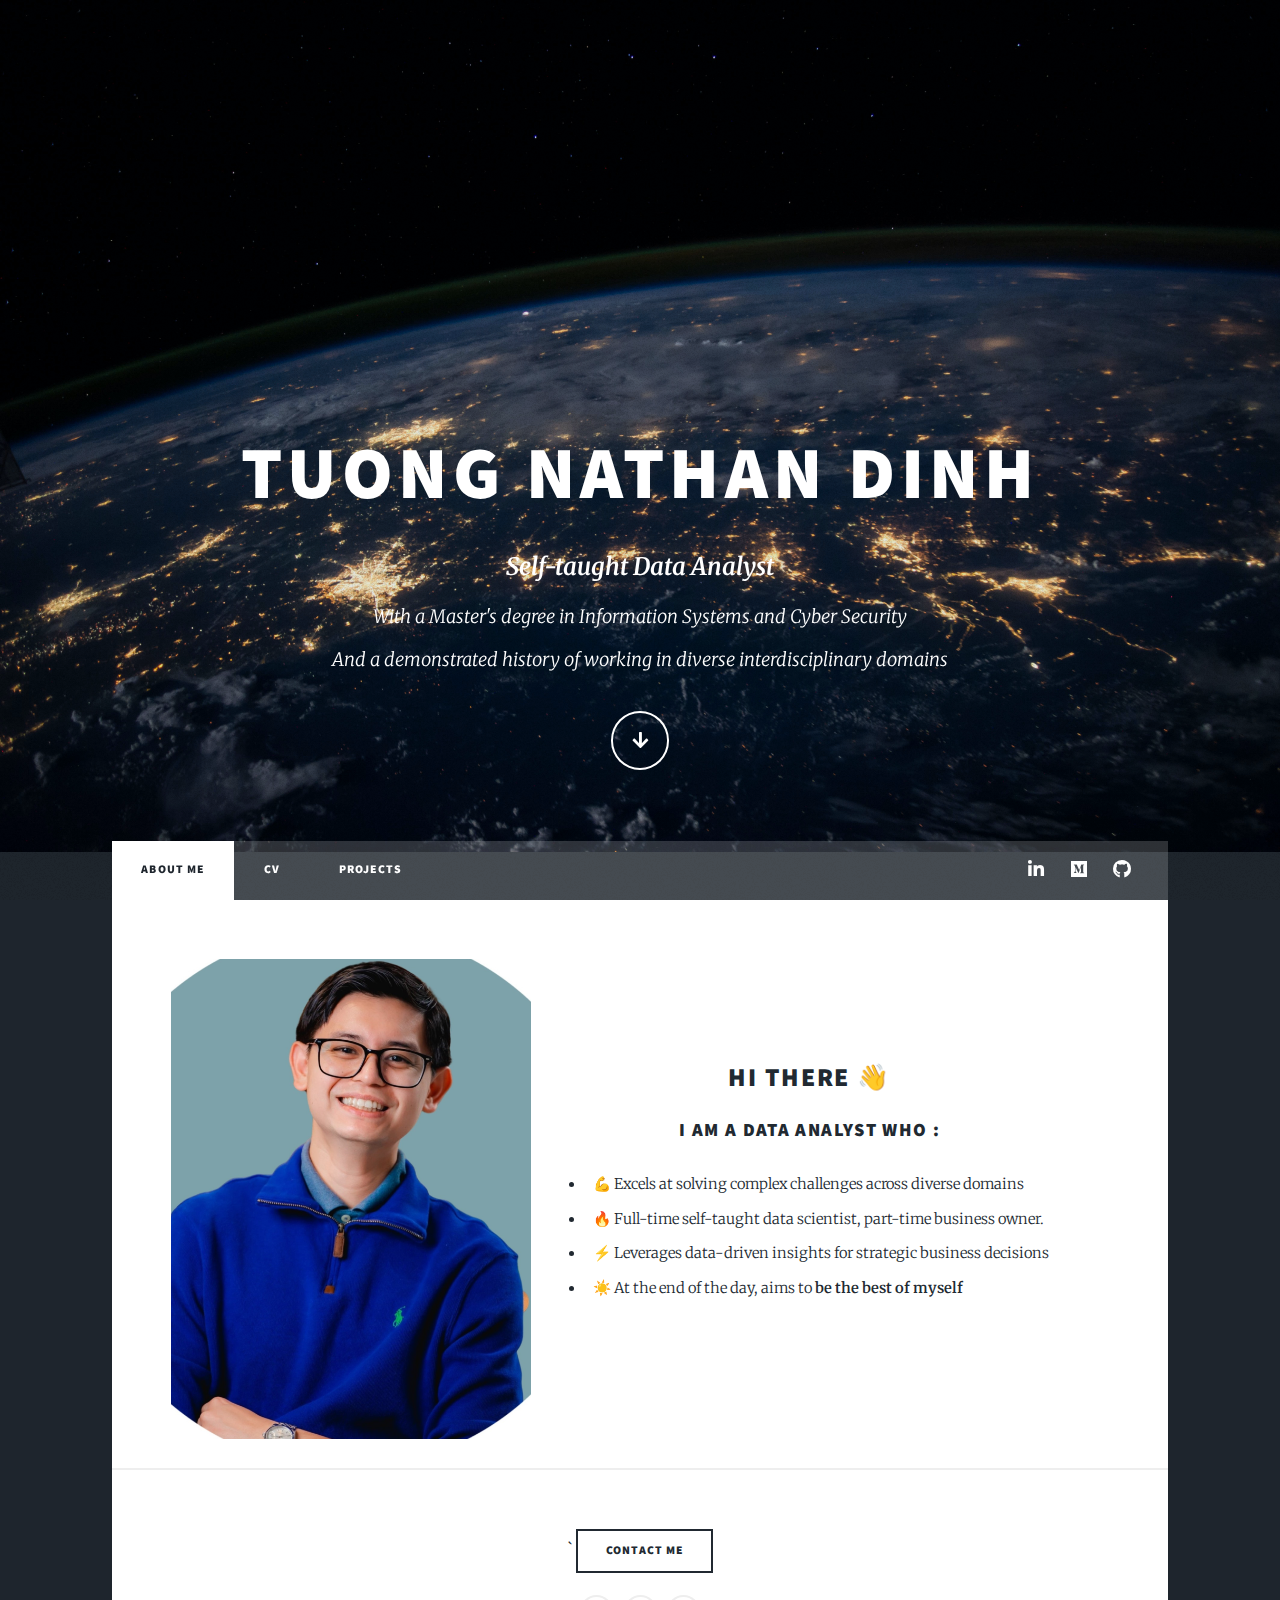
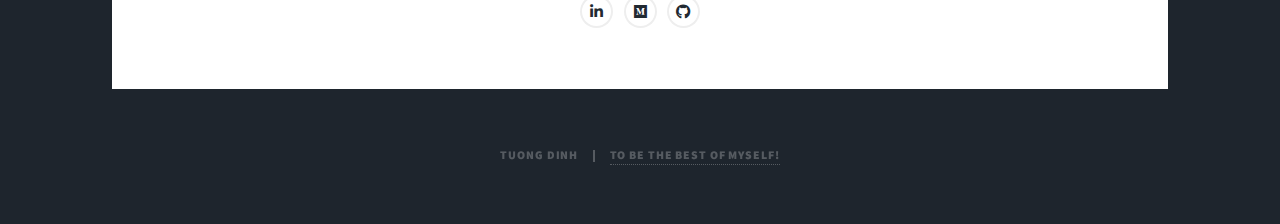
<file: index.html>
<!DOCTYPE HTML>
<!--
	Massively by HTML5 UP
	html5up.net | @ajlkn
	Free for personal and commercial use under the CCA 3.0 license (html5up.net/license)
-->
<html>
	<head>
		<title>Tuong Dinh</title>
		<meta charset="utf-8" />
		<meta name="viewport" content="width=device-width, initial-scale=1, user-scalable=no" />
		<link rel="stylesheet" href="assets/css/main.css" />
		<noscript><link rel="stylesheet" href="assets/css/noscript.css" /></noscript>
	</head>
	<body class="is-preload">

		<!-- Wrapper -->
			<div id="wrapper" class="fade-in">

				<!-- Intro -->
					<div id="intro">
						<h1>
						Tuong Nathan Dinh
						</h1>
						<p><b><font size=5px>Self-taught Data Analyst</font></b><br> With a Master's degree in Information Systems and Cyber Security </br> And a demonstrated history of working in diverse interdisciplinary domains </p>
						<ul class="actions">
							<li><a href="#header" class="button icon solid solo fa-arrow-down scrolly">Continue</a></li>
						</ul>
					</div>

				<!-- Header -->
					<header id="header">
						<a href="index.html" class="logo">Make the data shine!</a>
					</header>

				<!-- Nav -->
					<nav id="nav">
						<ul class="links">
							<li class="active"><a href="index.html">About Me</a></li>
							<li><a href="generic.html">CV</a></li>
							<li><a href="elements.html">Projects</a></li>
						</ul>
						<ul class="icons">
							<li><a href="https://www.linkedin.com/in/tuongndinh/" class="icon brands fa-linkedin-in"><span class="label">LinkedIn</span></a></li>
							<li><a href="https://medium.com/@dinhnhattuong" class="icon brands fa-medium"><span class="label">Medium</span></a></li>
							<li><a href="https://github.com/dinhnhattuong" class="icon brands fa-github"><span class="label">GitHub</span></a></li>
						</ul>
					</nav>

				<!-- Main -->
					<div id="main">
						<!-- Featured Post -->
						<div class="image-txt-container">
							<img src="images/pic2.jpeg" class="responsive-image">
							<article class="post featured">

								<center>
								<h2>
									Hi there 👋
								</h2>
								<h3>I am a Data Analyst who :</h3></center>
								<ul>
								<li>💪 Excels at solving complex challenges across diverse domains</li>
								<li>🔥 Full-time self-taught data scientist, part-time business owner. </li>
								<li>⚡ Leverages data-driven insights for strategic business decisions</li>
								<li>☀️ At the end of the day, aims to <b>be the best of myself</b></li>
								</ul>
							</article>
						  </div>


						

						
						<!-- Footer -->
							<footer>
`								<head>
  									<meta charset="UTF-8">
  									<meta name="viewport" content="width=device-width, initial-scale=1.0">
  									<title>Contact Me</title>
									</head>
										<body>

										<button onclick="window.location.href = 'mailto:dinhnhattuong@gmail.com';">Contact Me</button>

										</body>								


								<center>

									<section>
										<h3></h3>
										<ul class="icons alt">
											<li><a href="https://www.linkedin.com/in/tuongndinh/" class="icon brands fa-linkedin-in"><span class="label">LinkedIn</span></a></li>
							<li><a href="https://medium.com/@dinhnhattuong" class="icon brands fa-medium"><span class="label">Medium</span></a></li>
							<li><a href="https://github.com/dinhnhattuong" class="icon brands fa-github"><span class="label">GitHub</span></a></li>
										</ul>
									
								</section>
							</center>
							</footer>

					</div>


					


				<!-- Copyright -->
					<div id="copyright">
						<ul><li> Tuong Dinh</li><li> <a href="#">To be the best of myself!</a></li></ul>
					</div>

			</div>

		<!-- Scripts -->
			<script src="assets/js/jquery.min.js"></script>
			<script src="assets/js/jquery.scrollex.min.js"></script>
			<script src="assets/js/jquery.scrolly.min.js"></script>
			<script src="assets/js/browser.min.js"></script>
			<script src="assets/js/breakpoints.min.js"></script>
			<script src="assets/js/util.js"></script>
			<script src="assets/js/main.js"></script>

	</body>
</html>
</file>
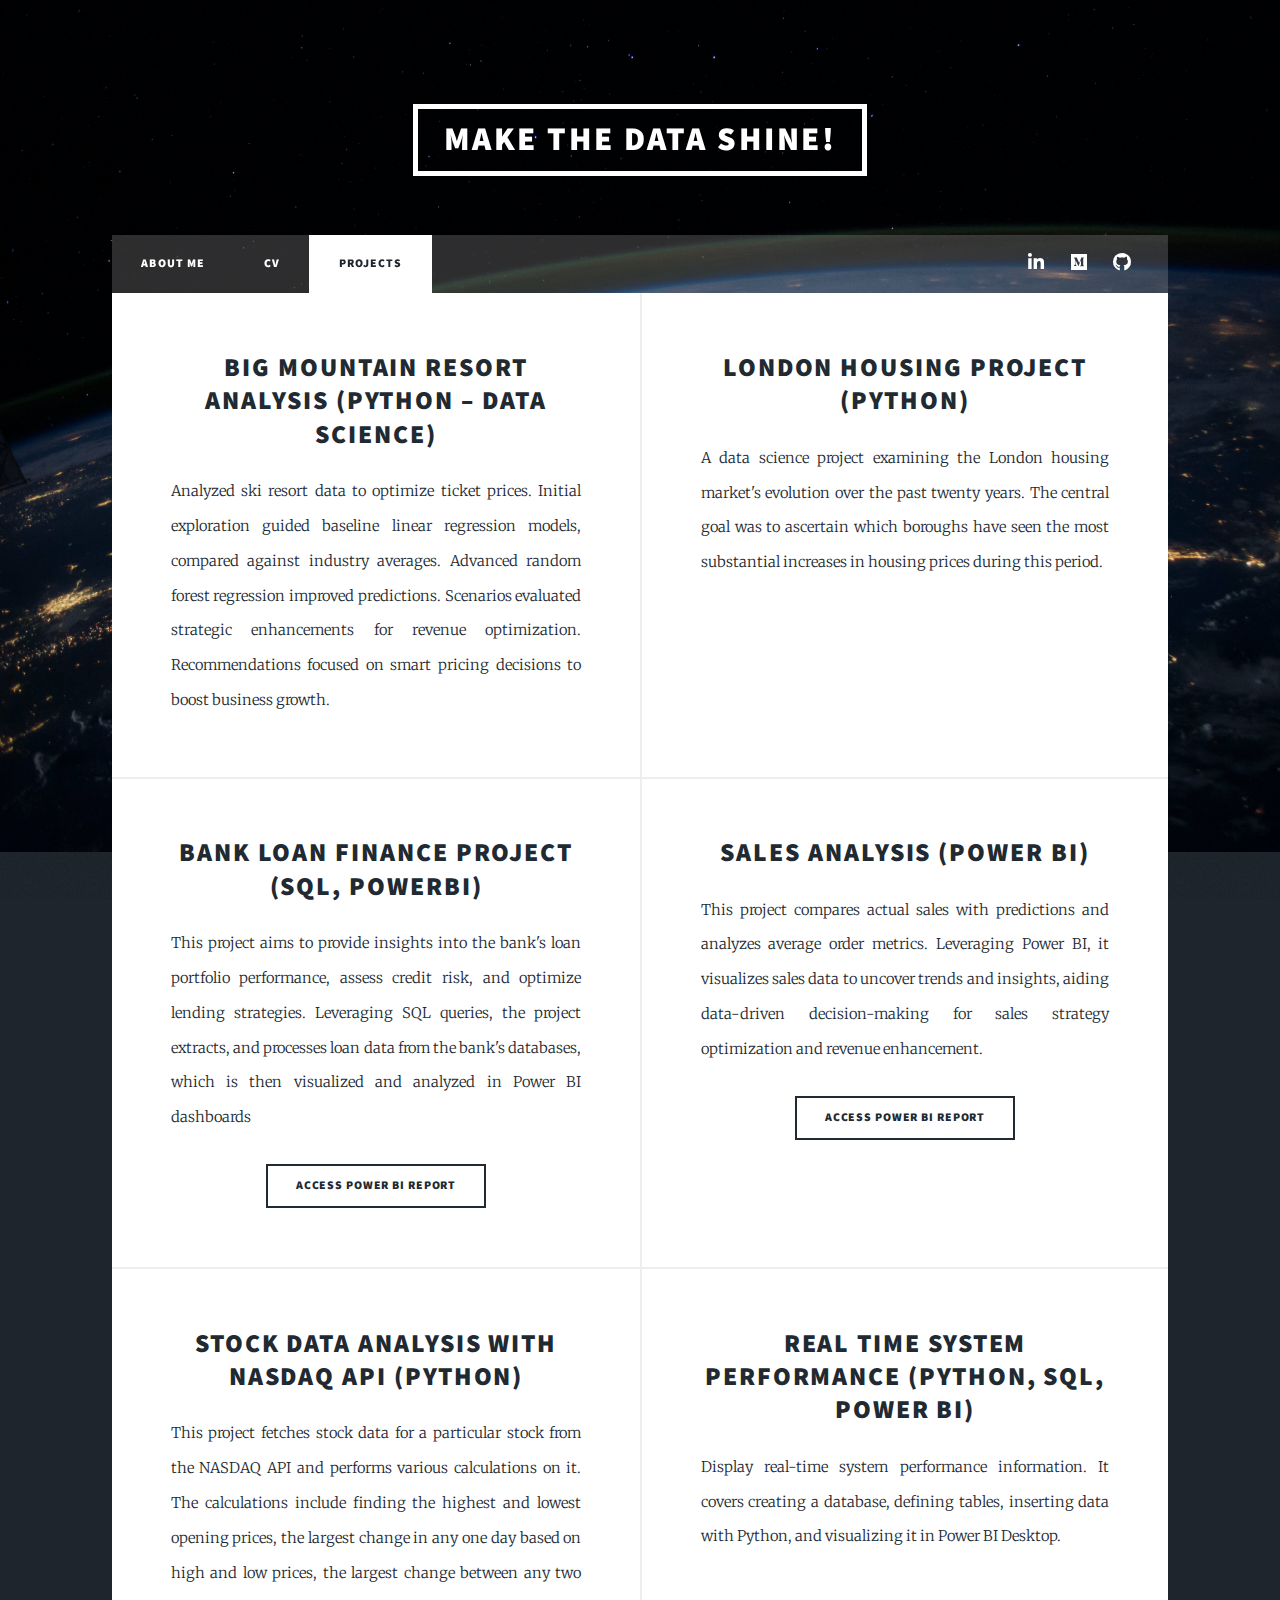
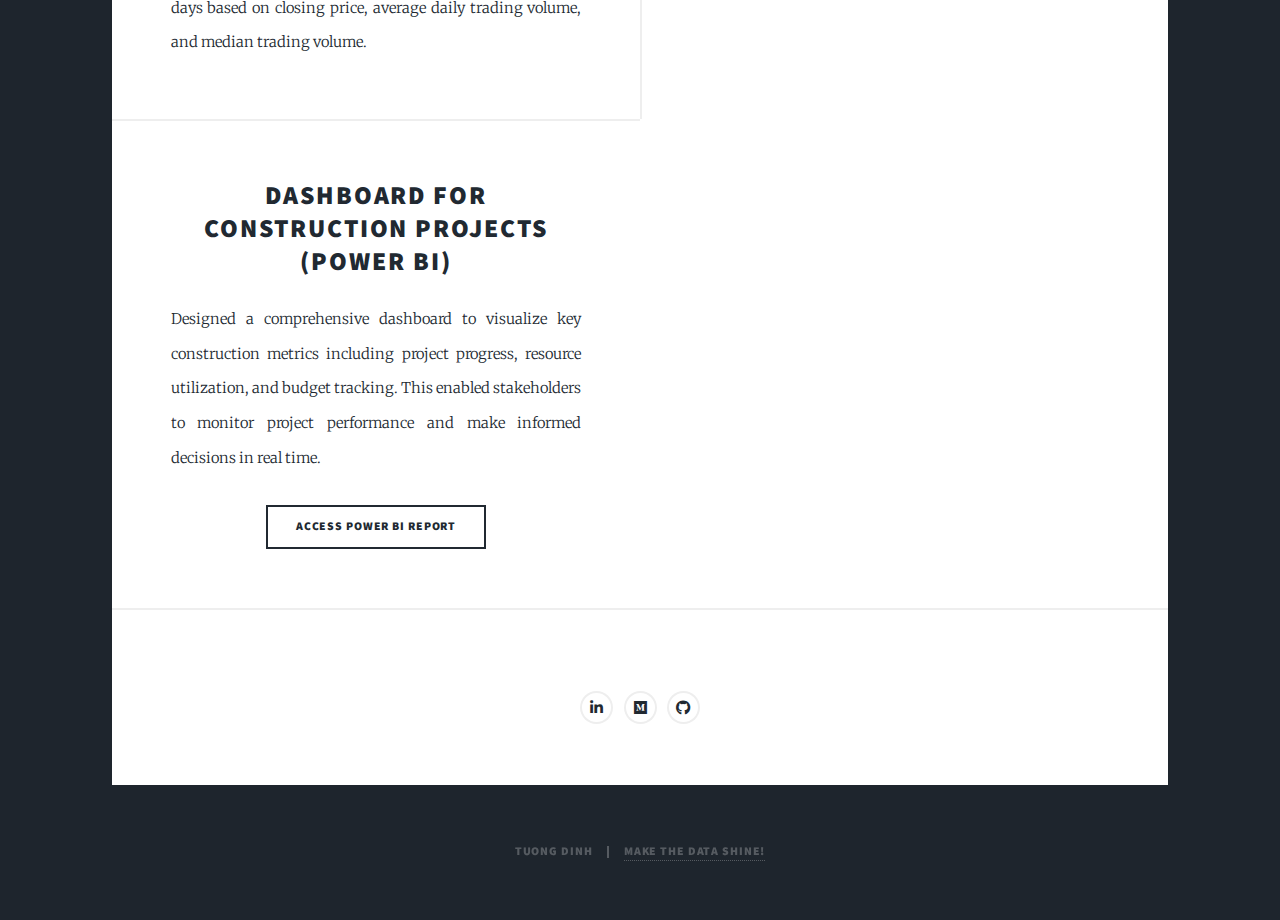
<file: elements.html>
<!DOCTYPE HTML>
<!--
	Massively by HTML5 UP
	html5up.net | @ajlkn
	Free for personal and commercial use under the CCA 3.0 license (html5up.net/license)
-->
<html>
	<head>
		<title>Tuong Dinh - Projects</title>
		<meta charset="utf-8" />
		<meta name="viewport" content="width=device-width, initial-scale=1, user-scalable=no" />
		<link rel="stylesheet" href="assets/css/main.css" />
		<noscript><link rel="stylesheet" href="assets/css/noscript.css" /></noscript>
	</head>
	<body class="is-preload">

		<!-- Wrapper -->
			<div id="wrapper">

				<!-- Header -->
					<header id="header">
						<a href="index.html" class="logo">Make the data shine!</a>
					</header>

				<!-- Nav -->
					<nav id="nav">
						<ul class="links">
							<li><a href="index.html">About Me</a></li>
							<li><a href="generic.html">CV</a></li>
							<li class="active"><a href="elements.html">Projects</a></li>
						</ul>
						<ul class="icons">
							<li><a href="https://www.linkedin.com/in/tuongndinh/" class="icon brands fa-linkedin-in"><span class="label">LinkedIn</span></a></li>
							<li><a href="https://medium.com/@dinhnhattuong" class="icon brands fa-medium"><span class="label">Medium</span></a></li>
							<li><a href="https://github.com/dinhnhattuong" class="icon brands fa-github"><span class="label">GitHub</span></a></li>
						</ul>
					</nav>

				<!-- Main -->
					<div id="main">

						<section class="posts">
							

							<article>
								<a href="https://github.com/dinhnhattuong/Big-Mountain-Resort-Data-Science-Project"><h2>Big Mountain Resort Analysis (Python – Data Science)</h2></a>
								<p>Analyzed ski resort data to optimize ticket prices. Initial exploration guided baseline linear regression models, compared against industry averages. Advanced random forest regression improved predictions. Scenarios evaluated strategic enhancements for revenue optimization. Recommendations focused on smart pricing decisions to boost business growth.</p>
							</article>

							<article>
								<a href="https://github.com/dinhnhattuong/London-Housing-Projects--Python--Pandas--Numpy--Matplotlib-"><h2>London Housing Project (Python)</h2></a>
								<p>A data science project examining the London housing market's evolution over the past twenty years. The central goal was to ascertain which boroughs have seen the most substantial increases in housing prices during this period.</p>
							</article>	
							<article>
								<a href="https://github.com/dinhnhattuong/Bank-Loan-Finance-Project--SQL-PowerBI"><h2>Bank Loan Finance Project (SQL, PowerBI)
								</h2></a>
								<p>This project aims to provide insights into the bank's loan portfolio performance,
assess credit risk, and optimize lending strategies. Leveraging SQL queries, the
project extracts, and processes loan data from the bank's databases, which is
then visualized and analyzed in Power BI dashboards</p>
<div class="powerbi-button">
    <a href="https://app.powerbi.com/view?r=eyJrIjoiYzE1YTdjMTYtODc3NC00MGQ3LWI2OTQtMDlkZDQyMmI1Zjk4IiwidCI6IjZlMjE0MDNiLTgxZWYtNGRkOC04NjFkLWMyZDJmNDA4YmQ3NSJ9" class="button" target="_blank">Access Power BI Report</a>
</div>
							</article>

							<article>
								<a href="https://github.com/dinhnhattuong/Sales-Analysis"><h2>Sales Analysis (Power BI)</h2></a>
								<p>This project compares actual sales with predictions and analyzes average order
metrics. Leveraging Power BI, it visualizes sales data to uncover trends and
insights, aiding data-driven decision-making for sales strategy optimization and
revenue enhancement.
<div class="powerbi-button">
    <a href="https://app.powerbi.com/view?r=eyJrIjoiNzUxMDI0NDQtNzY4ZS00YjFjLTkyYWYtNjhiYTMzNjNhMWY5IiwidCI6IjZlMjE0MDNiLTgxZWYtNGRkOC04NjFkLWMyZDJmNDA4YmQ3NSJ9" class="button" target="_blank">Access Power BI Report</a>
</div>
</p>
							</article>
							
							
							
		<article>
								<a href="https://github.com/dinhnhattuong/Nasdaq_API"><h2>Stock Data Analysis with NASDAQ API (Python)
</h2></a>
								<p>This project fetches stock data for a particular stock from the NASDAQ API and performs various calculations on it. The calculations include finding the highest and lowest opening prices, the largest change in any one day based on high and low prices, the largest change between any two days based on closing price, average daily trading volume, and median trading volume.</p>
							</article>					
							
<article>
								<a href="https://github.com/dinhnhattuong/Real-Time-System-Performance--Python--SQL--PowerBI"><h2>Real Time System Performance (Python, SQL, Power BI)
</h2></a>
								<p>Display real-time system performance information. It covers creating a database, defining tables, inserting data with Python, and visualizing it in Power BI Desktop.</p>
							</article>
							
						
							
<article>
								<a href="https://github.com/dinhnhattuong/Constructions-Project--Power-BI-"><h2>Dashboard For Construction Projects (Power BI)</h2></a>
								<p>Designed a comprehensive dashboard to visualize key construction metrics including project progress, resource utilization, and budget tracking. This enabled stakeholders to monitor project performance and make informed decisions in real time.
<div class="powerbi-button">
    <a href="https://app.powerbi.com/view?r=eyJrIjoiNDdlMmE1NDAtMjU3Yy00ZjFkLTg4NTktNmNkY2UwYmVkNTcxIiwidCI6IjZlMjE0MDNiLTgxZWYtNGRkOC04NjFkLWMyZDJmNDA4YmQ3NSJ9" class="button" target="_blank">Access Power BI Report</a>
</div>
</p>
							</article>


						</section>


						<!-- Footer -->
						<footer>
							<center>

								<section>
									<h3></h3>
									<ul class="icons alt">
										<li><a href="https://www.linkedin.com/in/tuongndinh/" class="icon brands fa-linkedin-in"><span class="label">LinkedIn</span></a></li>
							<li><a href="https://medium.com/@dinhnhattuong" class="icon brands fa-medium"><span class="label">Medium</span></a></li>
							<li><a href="https://github.com/dinhnhattuong" class="icon brands fa-github"><span class="label">GitHub</span></a></li>
									</ul>
								
							</section>
						</center>
						</footer>

				</div>


				


			<!-- Copyright -->
				<div id="copyright">
					<ul><li> Tuong Dinh</li><li> <a href="#">Make the data shine!</a></li></ul>
				</div>

			</div>

		<!-- Scripts -->
			<script src="assets/js/jquery.min.js"></script>
			<script src="assets/js/jquery.scrollex.min.js"></script>
			<script src="assets/js/jquery.scrolly.min.js"></script>
			<script src="assets/js/browser.min.js"></script>
			<script src="assets/js/breakpoints.min.js"></script>
			<script src="assets/js/util.js"></script>
			<script src="assets/js/main.js"></script>

	</body>
</html>
</file>
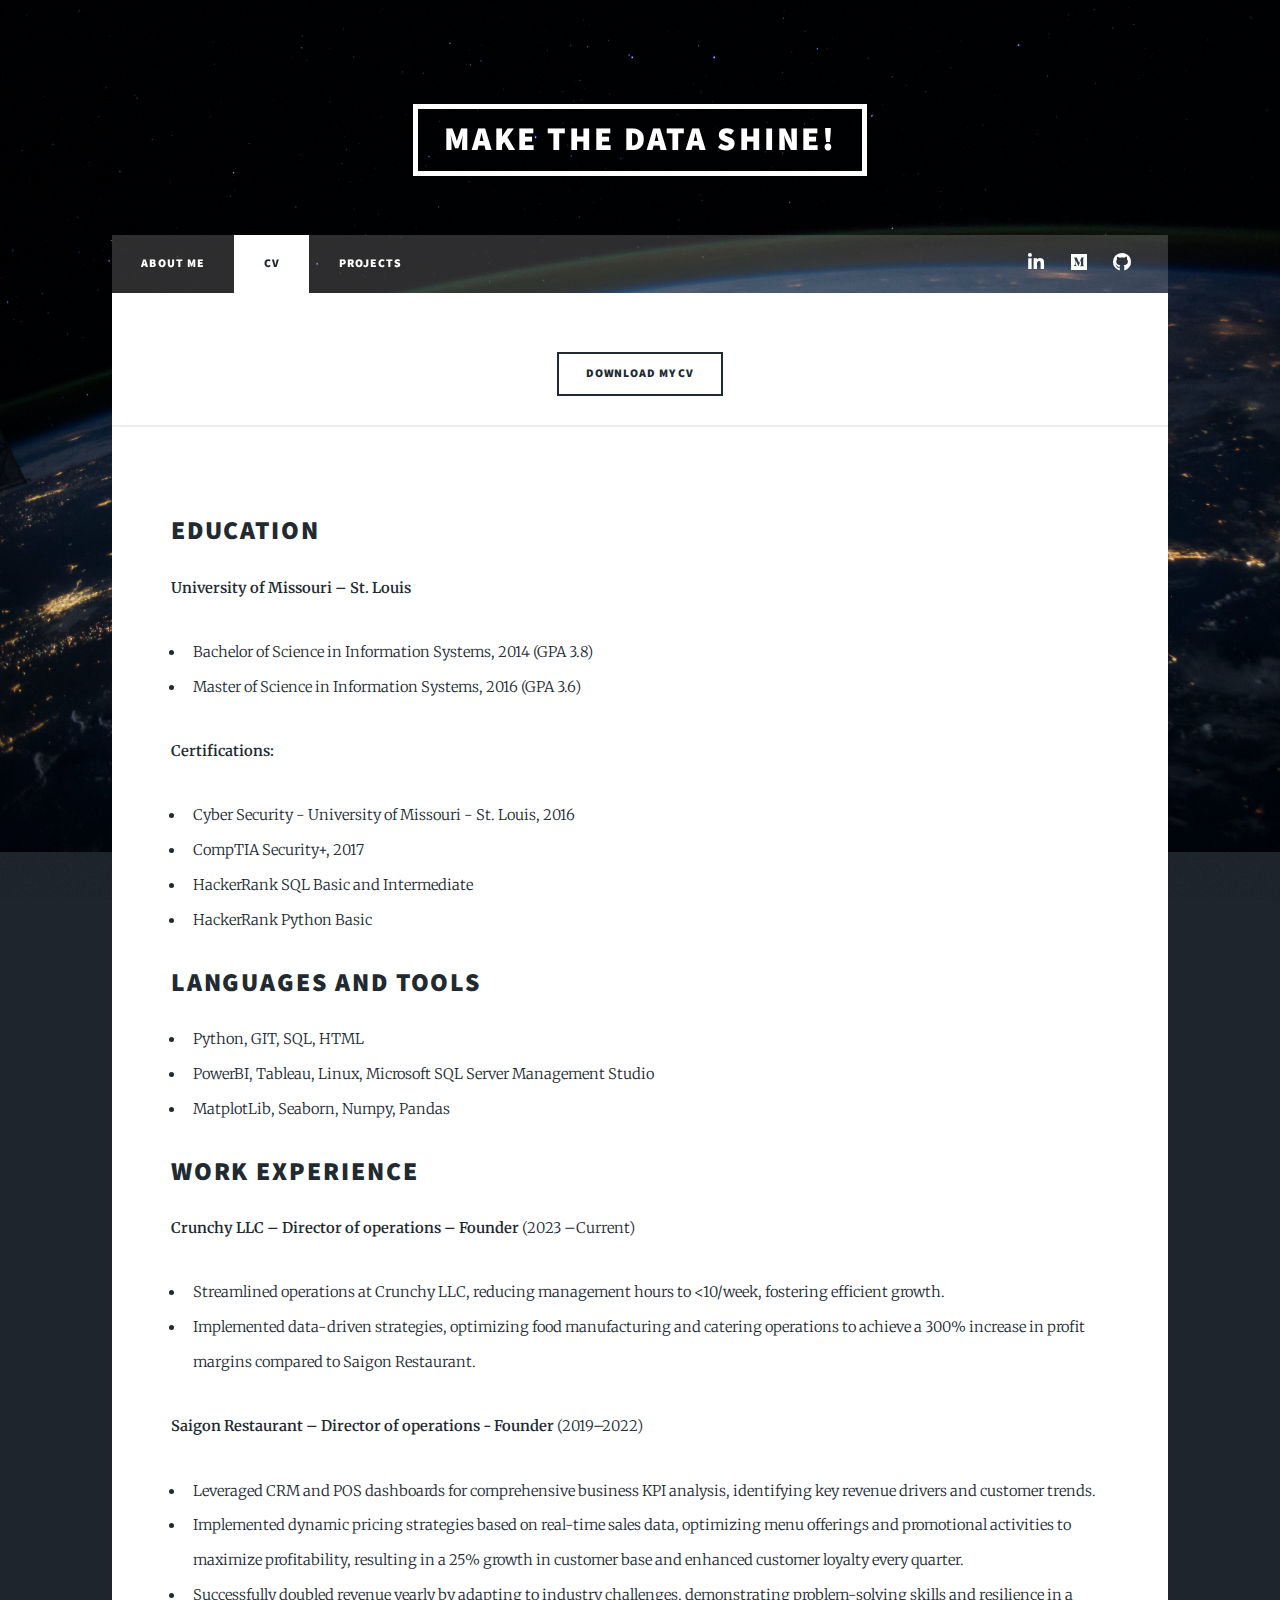
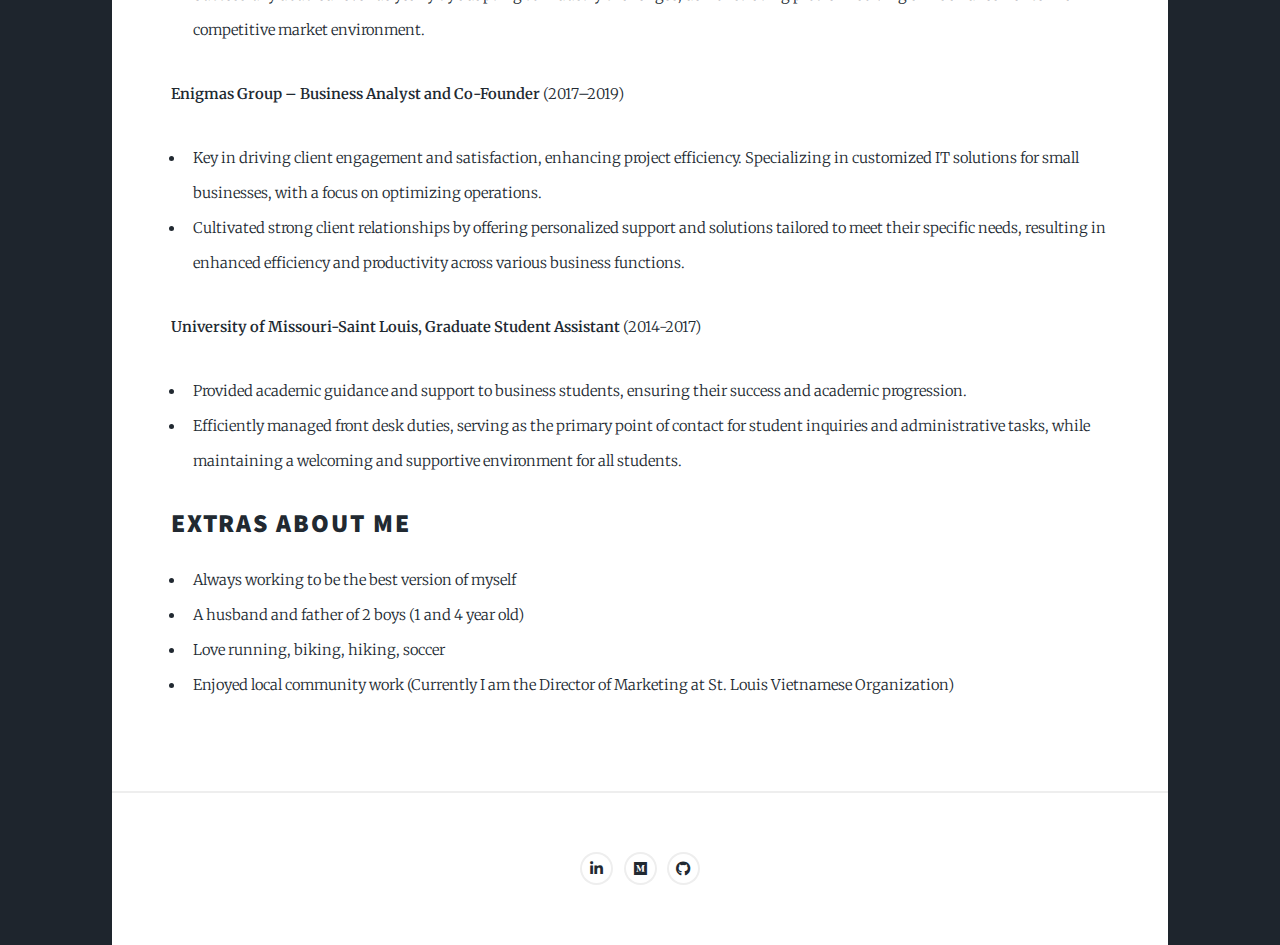
<file: generic.html>
<!DOCTYPE HTML>
<html>
<head>
    <title>Tuong Dinh - CV</title>
    <meta charset="utf-8" />
    <meta name="viewport" content="width=device-width, initial-scale=1, user-scalable=no" />
    <link rel="stylesheet" href="assets/css/main.css" />
    <noscript><link rel="stylesheet" href="assets/css/noscript.css" /></noscript>
<style>
    .download-cv {
        display: flex;
        justify-content: center;
        margin: 20px 0;
    }
    
   
</style>
</head>
<body class="is-preload">

    <!-- Wrapper -->
    <div id="wrapper">

        <!-- Header -->
        <header id="header">
            <a href="index.html" class="logo">Make the data shine!</a>
        </header>

        <!-- Nav -->
        <nav id="nav">
            <ul class="links">
                <li><a href="index.html">About Me</a></li>
                <li class="active"><a href="generic.html">CV</a></li>
                <li><a href="elements.html">Projects</a></li>
            </ul>
            <ul class="icons">
                <li><a href="https://www.linkedin.com/in/tuongndinh/" class="icon brands fa-linkedin-in"><span class="label">LinkedIn</span></a></li>
                <li><a href="https://medium.com/@dinhnhattuong" class="icon brands fa-medium"><span class="label">Medium</span></a></li>
                <li><a href="https://github.com/dinhnhattuong" class="icon brands fa-github"><span class="label">GitHub</span></a></li>
            </ul>
        </nav>

        <!-- Main -->

        <div id="main">


<div class="download-cv">
    <a href="https://drive.google.com/uc?export=download&id=1-tg1XSsC2U1JbS-I0lhdKfdmhMwaWwoI" class="button" target="_blank">Download My CV</a>
</div>
            <!-- Education Section -->
            <section class="post">
                <h2>Education</h2>
                <div class="education-details">
                    <p><strong>University of Missouri – St. Louis</strong></p>
                    <ul>
                        <li>Bachelor of Science in Information Systems, 2014 (GPA 3.8)</li>
                        <li>Master of Science in Information Systems, 2016 (GPA 3.6)</li>
                    </ul>
                    <p><strong>Certifications:</strong></p>
                    <ul>
                        <li>Cyber Security - University of Missouri - St. Louis, 2016</li>
                        <li>CompTIA Security+, 2017</li>
                        <li>HackerRank SQL Basic and Intermediate </li>
			<li>HackerRank Python Basic</li>
                    </ul>
                </div>
            

            <!-- Languages and Tools Section -->
            
                <h2>Languages and Tools</h2>
                <ul>
                    <li>Python, GIT, SQL, HTML</li>
                    <li>PowerBI, Tableau, Linux, Microsoft SQL Server Management Studio</li>
                    <li>MatplotLib, Seaborn, Numpy, Pandas</li>
                </ul>
            

            <!-- Work Experience Section -->
            
                <h2>Work Experience</h2>
                <div class="experience">
                    <p><strong>Crunchy LLC – Director of operations – Founder</strong> (2023 –Current)</p>
                    <ul>
                        <li>Streamlined operations at Crunchy LLC, reducing management hours to <10/week, fostering efficient growth.</li>
                        <li>Implemented data-driven strategies, optimizing food manufacturing and catering operations to achieve a 300% increase in profit margins compared to Saigon Restaurant.</li>
                    </ul>
                </div>
                <div class="experience">
                    <p><strong>Saigon Restaurant – Director of operations - Founder</strong> (2019–2022)</p>
                    <ul>
                        <li>Leveraged CRM and POS dashboards for comprehensive business KPI analysis, identifying key revenue drivers and customer trends.</li>
			<li>Implemented dynamic pricing strategies based on real-time sales data, optimizing menu offerings and promotional activities to maximize profitability, resulting in a 25% growth in customer base and enhanced customer loyalty every quarter.</li>
                        <li>Successfully doubled revenue yearly by adapting to industry challenges, demonstrating problem-solving skills and resilience in a competitive market environment.</li>
                    </ul>
                </div>
                <div class="experience">
                    <p><strong>Enigmas Group – Business Analyst and Co-Founder</strong> (2017–2019)</p>
                    <ul>
                        <li>Key in driving client engagement and satisfaction, enhancing project efficiency. Specializing in customized IT solutions for small businesses, with a focus on optimizing operations.</li>
                        <li>Cultivated strong client relationships by offering personalized support and solutions tailored to meet their specific needs, resulting in enhanced efficiency and productivity across various business functions.</li>
                    </ul>
                </div>
                <div class="experience">
                    <p><strong>University of Missouri-Saint Louis, Graduate Student Assistant</strong> (2014-2017)</p>
                    <ul>
                        <li>Provided academic guidance and support to business students, ensuring their success and academic progression.</li>
                        <li>Efficiently managed front desk duties, serving as the primary point of contact for student inquiries and administrative tasks, while maintaining a welcoming and supportive environment for all students.</li>
                    </ul>
                </div>
           
	
	<!-- Extra -->
           
                <h2>Extras About Me</h2>
                <ul>
                    <li>Always working to be the best version of myself</li>
                    <li>A husband and father of 2 boys (1 and 4 year old)</li>
                    <li>Love running, biking, hiking, soccer</li>
		<li>Enjoyed local community work (Currently I am the Director of Marketing at St. Louis Vietnamese Organization)</li>
                </ul>
            </section>
<!-- Footer -->
        <footer>
            <center>
                <section>
                    <ul class="icons alt">
                        <li><a href="https://www.linkedin.com/in/tuongndinh/" class="icon brands fa-linkedin-in"><span class="label">LinkedIn</span></a></li>
                        <li><a href="https://medium.com/@dinhnhattuong" class="icon brands fa-medium"><span class="label">Medium</span></a></li>
                        <li><a href="https://github.com/dinhnhattuong" class="icon brands fa-github"><span class="label">GitHub</span></a></li>
                    </ul>
                </section>
            </center>
        </footer>

    </div>
        </div>

        

    <!-- Scripts -->
    <script src="assets/js/jquery.min.js"></script>
    <script src="assets/js/jquery.scrollex.min.js"></script>
    <script src="assets/js/jquery.scrolly.min.js"></script>
    <script src="assets/js/browser.min.js"></script>
    <script src="assets/js/breakpoints.min.js"></script>
    <script src="assets/js/util.js"></script>
    <script src="assets/js/main.js"></script>

</body>
</html>
</file>
<file: assets/css/main.css>
@import url(fontawesome-all.min.css);
@import url("https://fonts.googleapis.com/css?family=Merriweather:300,700,300italic,700italic|Source+Sans+Pro:900");

/*
	Massively by HTML5 UP
	html5up.net | @ajlkn
	Free for personal and commercial use under the CCA 3.0 license (html5up.net/license)
*/

html, body, div, span, applet, object,
iframe, h1, h2, h3, h4, h5, h6, p, blockquote,
pre, a, abbr, acronym, address, big, cite,
code, del, dfn, em, img, ins, kbd, q, s, samp,
small, strike, strong, sub, sup, tt, var, b,
u, i, center, dl, dt, dd, ol, ul, li, fieldset,
form, label, legend, table, caption, tbody,
tfoot, thead, tr, th, td, article, aside,
canvas, details, embed, figure, figcaption,
footer, header, hgroup, menu, nav, output, ruby,
section, summary, time, mark, audio, video {
	margin: 0;
	padding: 0;
	border: 0;
	font-size: 100%;
	font: inherit;
	vertical-align: baseline;}

article, aside, details, figcaption, figure,
footer, header, hgroup, menu, nav, section {
	display: block;}

body {
	line-height: 1;
}

ol, ul {
	list-style: none;
}

blockquote, q {
	quotes: none;
}

	blockquote:before, blockquote:after, q:before, q:after {
		content: '';
		content: none;
	}

table {
	border-collapse: collapse;
	border-spacing: 0;
}

body {
	-webkit-text-size-adjust: none;
}

mark {
	background-color: transparent;
	color: inherit;
}

input::-moz-focus-inner {
	border: 0;
	padding: 0;
}

input, select, textarea {
	-moz-appearance: none;
	-webkit-appearance: none;
	-ms-appearance: none;
	appearance: none;
}

/* Basic */

	@-ms-viewport {
		width: device-width;
	}

	body {
		-ms-overflow-style: scrollbar;
	}

	@media screen and (max-width: 480px) {

		html, body {
			min-width: 320px;
		}

	}

	html {
		box-sizing: border-box;
	}

	*, *:before, *:after {
		box-sizing: inherit;
	}

	body {
		background-color: #1e252d;
	}

		body.is-preload *, body.is-preload *:before, body.is-preload *:after {
			-moz-animation: none !important;
			-webkit-animation: none !important;
			-ms-animation: none !important;
			animation: none !important;
			-moz-transition: none !important;
			-webkit-transition: none !important;
			-ms-transition: none !important;
			transition: none !important;
		}

/* Type */

	html {
		font-size: 16pt;
	}

		@media screen and (max-width: 1680px) {

			html {
				font-size: 12pt;
			}

		}

		@media screen and (max-width: 1280px) {

			html {
				font-size: 11pt;
			}

		}

		@media screen and (max-width: 360px) {

			html {
				font-size: 10pt;
			}

		}

	body {
		color: #212931;
	}

	body, input, select, textarea {
		font-family: "Merriweather", Georgia, serif;
		font-weight: 300;
		font-size: 1rem;
		line-height: 2.375;
	}

	a {
		-moz-transition: color 0.2s ease-in-out, background-color 0.2s ease-in-out, border-color 0.2s ease-in-out, box-shadow 0.2s ease-in-out;
		-webkit-transition: color 0.2s ease-in-out, background-color 0.2s ease-in-out, border-color 0.2s ease-in-out, box-shadow 0.2s ease-in-out;
		-ms-transition: color 0.2s ease-in-out, background-color 0.2s ease-in-out, border-color 0.2s ease-in-out, box-shadow 0.2s ease-in-out;
		transition: color 0.2s ease-in-out, background-color 0.2s ease-in-out, border-color 0.2s ease-in-out, box-shadow 0.2s ease-in-out;
		border-bottom: dotted 1px;
		text-decoration: none;
	}

		a:hover {
			border-bottom-color: transparent;
		}

	strong, b {
		font-weight: 600;
	}

	em, i {
		font-style: italic;
	}

	p {
		text-align: justify;
		margin: 0 0 2rem 0;
	}

	h1, h2, h3, h4, h5, h6 {
		font-family: "Source Sans Pro", Helvetica, sans-serif;
		font-weight: 900;
		line-height: 1.5;
		letter-spacing: 0.075em;
		text-transform: uppercase;
		margin: 0 0 1rem 0;
	}

		h1 a, h2 a, h3 a, h4 a, h5 a, h6 a {
			border-bottom: 0;
			color: inherit;
			text-decoration: none;
		}

	h1 {
		font-size: 4rem;
		line-height: 1.1;
		margin: 0 0 2rem 0;
	}

	h2 {
		font-size: 1.75rem;
		line-height: 1.3;
		margin: 0 0 1.5rem 0;
	}

	h3 {
		font-size: 1.25rem;
		margin: 0 0 1.5rem 0;
	}

	h4 {
		font-size: 1rem;
	}

	h5 {
		font-size: 0.9rem;
	}

	h6 {
		font-size: 0.8rem;
	}

	sub {
		font-size: 0.8rem;
		position: relative;
		top: 0.5rem;
	}

	sup {
		font-size: 0.8rem;
		position: relative;
		top: -0.5rem;
	}

	blockquote {
		border-left: solid 4px;
		font-style: italic;
		margin: 0 0 2rem 0;
		padding: 0.5rem 0 0.5rem 2rem;
	}

	code {
		border: solid 2px;
		font-family: "Courier New", monospace;
		font-size: 0.9rem;
		margin: 0 0.25rem;
		padding: 0.25rem 0.65rem;
	}

	pre {
		-webkit-overflow-scrolling: touch;
		font-family: "Courier New", monospace;
		font-size: 0.9rem;
		margin: 0 0 2rem 0;
	}

		pre code {
			display: block;
			line-height: 1.75;
			padding: 1rem 1.5rem;
			overflow-x: auto;
		}

	hr {
		border: 0;
		border-bottom: solid 2px;
		margin: 3rem 0;
	}

		hr.major {
			margin: 5rem 0;
		}

	.align-left {
		text-align: left;
	}

	.align-center {
		text-align: center;
	}

	.align-right {
		text-align: right;
	}

	input, select, textarea {
		color: #212931;
	}

	a {
		color: #212931;
		border-bottom-color: rgba(33, 41, 49, 0.5);
	}

		a:hover {
			border-bottom-color: transparent;
			color: #18bfef !important;
		}

	strong, b {
		color: #212931;
	}

	h1, h2, h3, h4, h5, h6 {
		color: #212931;
	}

	blockquote {
		border-left-color: #eeeeee;
	}

	code {
		background: rgba(220, 220, 220, 0.25);
		border-color: #eeeeee;
	}

	hr {
		border-bottom-color: #eeeeee;
	}

/* Row */

	.row {
		display: flex;
		flex-wrap: wrap;
		box-sizing: border-box;
		align-items: stretch;
	}

		.row > * {
			box-sizing: border-box;
		}

		.row.gtr-uniform > * > :last-child {
			margin-bottom: 0;
		}

		.row.aln-left {
			justify-content: flex-start;
		}

		.row.aln-center {
			justify-content: center;
		}

		.row.aln-right {
			justify-content: flex-end;
		}

		.row.aln-top {
			align-items: flex-start;
		}

		.row.aln-middle {
			align-items: center;
		}

		.row.aln-bottom {
			align-items: flex-end;
		}

		.row > .imp {
			order: -1;
		}

		.row > .col-1 {
			width: 8.33333%;
		}

		.row > .off-1 {
			margin-left: 8.33333%;
		}

		.row > .col-2 {
			width: 16.66667%;
		}

		.row > .off-2 {
			margin-left: 16.66667%;
		}

		.row > .col-3 {
			width: 25%;
		}

		.row > .off-3 {
			margin-left: 25%;
		}

		.row > .col-4 {
			width: 33.33333%;
		}

		.row > .off-4 {
			margin-left: 33.33333%;
		}

		.row > .col-5 {
			width: 41.66667%;
		}

		.row > .off-5 {
			margin-left: 41.66667%;
		}

		.row > .col-6 {
			width: 50%;
		}

		.row > .off-6 {
			margin-left: 50%;
		}

		.row > .col-7 {
			width: 58.33333%;
		}

		.row > .off-7 {
			margin-left: 58.33333%;
		}

		.row > .col-8 {
			width: 66.66667%;
		}

		.row > .off-8 {
			margin-left: 66.66667%;
		}

		.row > .col-9 {
			width: 75%;
		}

		.row > .off-9 {
			margin-left: 75%;
		}

		.row > .col-10 {
			width: 83.33333%;
		}

		.row > .off-10 {
			margin-left: 83.33333%;
		}

		.row > .col-11 {
			width: 91.66667%;
		}

		.row > .off-11 {
			margin-left: 91.66667%;
		}

		.row > .col-12 {
			width: 100%;
		}

		.row > .off-12 {
			margin-left: 100%;
		}

		.row.gtr-0 {
			margin-top: 0;
			margin-left: 0rem;
		}

			.row.gtr-0 > * {
				padding: 0 0 0 0rem;
			}

			.row.gtr-0.gtr-uniform {
				margin-top: 0rem;
			}

				.row.gtr-0.gtr-uniform > * {
					padding-top: 0rem;
				}

		.row.gtr-25 {
			margin-top: 0;
			margin-left: -0.375rem;
		}

			.row.gtr-25 > * {
				padding: 0 0 0 0.375rem;
			}

			.row.gtr-25.gtr-uniform {
				margin-top: -0.375rem;
			}

				.row.gtr-25.gtr-uniform > * {
					padding-top: 0.375rem;
				}

		.row.gtr-50 {
			margin-top: 0;
			margin-left: -0.75rem;
		}

			.row.gtr-50 > * {
				padding: 0 0 0 0.75rem;
			}

			.row.gtr-50.gtr-uniform {
				margin-top: -0.75rem;
			}

				.row.gtr-50.gtr-uniform > * {
					padding-top: 0.75rem;
				}

		.row {
			margin-top: 0;
			margin-left: -1.5rem;
		}

			.row > * {
				padding: 0 0 0 1.5rem;
			}

			.row.gtr-uniform {
				margin-top: -1.5rem;
			}

				.row.gtr-uniform > * {
					padding-top: 1.5rem;
				}

		.row.gtr-150 {
			margin-top: 0;
			margin-left: -2.25rem;
		}

			.row.gtr-150 > * {
				padding: 0 0 0 2.25rem;
			}

			.row.gtr-150.gtr-uniform {
				margin-top: -2.25rem;
			}

				.row.gtr-150.gtr-uniform > * {
					padding-top: 2.25rem;
				}

		.row.gtr-200 {
			margin-top: 0;
			margin-left: -3rem;
		}

			.row.gtr-200 > * {
				padding: 0 0 0 3rem;
			}

			.row.gtr-200.gtr-uniform {
				margin-top: -3rem;
			}

				.row.gtr-200.gtr-uniform > * {
					padding-top: 3rem;
				}

		@media screen and (max-width: 1680px) {

			.row {
				display: flex;
				flex-wrap: wrap;
				box-sizing: border-box;
				align-items: stretch;
			}

				.row > * {
					box-sizing: border-box;
				}

				.row.gtr-uniform > * > :last-child {
					margin-bottom: 0;
				}

				.row.aln-left {
					justify-content: flex-start;
				}

				.row.aln-center {
					justify-content: center;
				}

				.row.aln-right {
					justify-content: flex-end;
				}

				.row.aln-top {
					align-items: flex-start;
				}

				.row.aln-middle {
					align-items: center;
				}

				.row.aln-bottom {
					align-items: flex-end;
				}

				.row > .imp-xlarge {
					order: -1;
				}

				.row > .col-1-xlarge {
					width: 8.33333%;
				}

				.row > .off-1-xlarge {
					margin-left: 8.33333%;
				}

				.row > .col-2-xlarge {
					width: 16.66667%;
				}

				.row > .off-2-xlarge {
					margin-left: 16.66667%;
				}

				.row > .col-3-xlarge {
					width: 25%;
				}

				.row > .off-3-xlarge {
					margin-left: 25%;
				}

				.row > .col-4-xlarge {
					width: 33.33333%;
				}

				.row > .off-4-xlarge {
					margin-left: 33.33333%;
				}

				.row > .col-5-xlarge {
					width: 41.66667%;
				}

				.row > .off-5-xlarge {
					margin-left: 41.66667%;
				}

				.row > .col-6-xlarge {
					width: 50%;
				}

				.row > .off-6-xlarge {
					margin-left: 50%;
				}

				.row > .col-7-xlarge {
					width: 58.33333%;
				}

				.row > .off-7-xlarge {
					margin-left: 58.33333%;
				}

				.row > .col-8-xlarge {
					width: 66.66667%;
				}

				.row > .off-8-xlarge {
					margin-left: 66.66667%;
				}

				.row > .col-9-xlarge {
					width: 75%;
				}

				.row > .off-9-xlarge {
					margin-left: 75%;
				}

				.row > .col-10-xlarge {
					width: 83.33333%;
				}

				.row > .off-10-xlarge {
					margin-left: 83.33333%;
				}

				.row > .col-11-xlarge {
					width: 91.66667%;
				}

				.row > .off-11-xlarge {
					margin-left: 91.66667%;
				}

				.row > .col-12-xlarge {
					width: 100%;
				}

				.row > .off-12-xlarge {
					margin-left: 100%;
				}

				.row.gtr-0 {
					margin-top: 0;
					margin-left: 0rem;
				}

					.row.gtr-0 > * {
						padding: 0 0 0 0rem;
					}

					.row.gtr-0.gtr-uniform {
						margin-top: 0rem;
					}

						.row.gtr-0.gtr-uniform > * {
							padding-top: 0rem;
						}

				.row.gtr-25 {
					margin-top: 0;
					margin-left: -0.375rem;
				}

					.row.gtr-25 > * {
						padding: 0 0 0 0.375rem;
					}

					.row.gtr-25.gtr-uniform {
						margin-top: -0.375rem;
					}

						.row.gtr-25.gtr-uniform > * {
							padding-top: 0.375rem;
						}

				.row.gtr-50 {
					margin-top: 0;
					margin-left: -0.75rem;
				}

					.row.gtr-50 > * {
						padding: 0 0 0 0.75rem;
					}

					.row.gtr-50.gtr-uniform {
						margin-top: -0.75rem;
					}

						.row.gtr-50.gtr-uniform > * {
							padding-top: 0.75rem;
						}

				.row {
					margin-top: 0;
					margin-left: -1.5rem;
				}

					.row > * {
						padding: 0 0 0 1.5rem;
					}

					.row.gtr-uniform {
						margin-top: -1.5rem;
					}

						.row.gtr-uniform > * {
							padding-top: 1.5rem;
						}

				.row.gtr-150 {
					margin-top: 0;
					margin-left: -2.25rem;
				}

					.row.gtr-150 > * {
						padding: 0 0 0 2.25rem;
					}

					.row.gtr-150.gtr-uniform {
						margin-top: -2.25rem;
					}

						.row.gtr-150.gtr-uniform > * {
							padding-top: 2.25rem;
						}

				.row.gtr-200 {
					margin-top: 0;
					margin-left: -3rem;
				}

					.row.gtr-200 > * {
						padding: 0 0 0 3rem;
					}

					.row.gtr-200.gtr-uniform {
						margin-top: -3rem;
					}

						.row.gtr-200.gtr-uniform > * {
							padding-top: 3rem;
						}

		}

		@media screen and (max-width: 1280px) {

			.row {
				display: flex;
				flex-wrap: wrap;
				box-sizing: border-box;
				align-items: stretch;
			}

				.row > * {
					box-sizing: border-box;
				}

				.row.gtr-uniform > * > :last-child {
					margin-bottom: 0;
				}

				.row.aln-left {
					justify-content: flex-start;
				}

				.row.aln-center {
					justify-content: center;
				}

				.row.aln-right {
					justify-content: flex-end;
				}

				.row.aln-top {
					align-items: flex-start;
				}

				.row.aln-middle {
					align-items: center;
				}

				.row.aln-bottom {
					align-items: flex-end;
				}

				.row > .imp-large {
					order: -1;
				}

				.row > .col-1-large {
					width: 8.33333%;
				}

				.row > .off-1-large {
					margin-left: 8.33333%;
				}

				.row > .col-2-large {
					width: 16.66667%;
				}

				.row > .off-2-large {
					margin-left: 16.66667%;
				}

				.row > .col-3-large {
					width: 25%;
				}

				.row > .off-3-large {
					margin-left: 25%;
				}

				.row > .col-4-large {
					width: 33.33333%;
				}

				.row > .off-4-large {
					margin-left: 33.33333%;
				}

				.row > .col-5-large {
					width: 41.66667%;
				}

				.row > .off-5-large {
					margin-left: 41.66667%;
				}

				.row > .col-6-large {
					width: 50%;
				}

				.row > .off-6-large {
					margin-left: 50%;
				}

				.row > .col-7-large {
					width: 58.33333%;
				}

				.row > .off-7-large {
					margin-left: 58.33333%;
				}

				.row > .col-8-large {
					width: 66.66667%;
				}

				.row > .off-8-large {
					margin-left: 66.66667%;
				}

				.row > .col-9-large {
					width: 75%;
				}

				.row > .off-9-large {
					margin-left: 75%;
				}

				.row > .col-10-large {
					width: 83.33333%;
				}

				.row > .off-10-large {
					margin-left: 83.33333%;
				}

				.row > .col-11-large {
					width: 91.66667%;
				}

				.row > .off-11-large {
					margin-left: 91.66667%;
				}

				.row > .col-12-large {
					width: 100%;
				}

				.row > .off-12-large {
					margin-left: 100%;
				}

				.row.gtr-0 {
					margin-top: 0;
					margin-left: 0rem;
				}

					.row.gtr-0 > * {
						padding: 0 0 0 0rem;
					}

					.row.gtr-0.gtr-uniform {
						margin-top: 0rem;
					}

						.row.gtr-0.gtr-uniform > * {
							padding-top: 0rem;
						}

				.row.gtr-25 {
					margin-top: 0;
					margin-left: -0.375rem;
				}

					.row.gtr-25 > * {
						padding: 0 0 0 0.375rem;
					}

					.row.gtr-25.gtr-uniform {
						margin-top: -0.375rem;
					}

						.row.gtr-25.gtr-uniform > * {
							padding-top: 0.375rem;
						}

				.row.gtr-50 {
					margin-top: 0;
					margin-left: -0.75rem;
				}

					.row.gtr-50 > * {
						padding: 0 0 0 0.75rem;
					}

					.row.gtr-50.gtr-uniform {
						margin-top: -0.75rem;
					}

						.row.gtr-50.gtr-uniform > * {
							padding-top: 0.75rem;
						}

				.row {
					margin-top: 0;
					margin-left: -1.5rem;
				}

					.row > * {
						padding: 0 0 0 1.5rem;
					}

					.row.gtr-uniform {
						margin-top: -1.5rem;
					}

						.row.gtr-uniform > * {
							padding-top: 1.5rem;
						}

				.row.gtr-150 {
					margin-top: 0;
					margin-left: -2.25rem;
				}

					.row.gtr-150 > * {
						padding: 0 0 0 2.25rem;
					}

					.row.gtr-150.gtr-uniform {
						margin-top: -2.25rem;
					}

						.row.gtr-150.gtr-uniform > * {
							padding-top: 2.25rem;
						}

				.row.gtr-200 {
					margin-top: 0;
					margin-left: -3rem;
				}

					.row.gtr-200 > * {
						padding: 0 0 0 3rem;
					}

					.row.gtr-200.gtr-uniform {
						margin-top: -3rem;
					}

						.row.gtr-200.gtr-uniform > * {
							padding-top: 3rem;
						}

		}

		@media screen and (max-width: 980px) {

			.row {
				display: flex;
				flex-wrap: wrap;
				box-sizing: border-box;
				align-items: stretch;
			}

				.row > * {
					box-sizing: border-box;
				}

				.row.gtr-uniform > * > :last-child {
					margin-bottom: 0;
				}

				.row.aln-left {
					justify-content: flex-start;
				}

				.row.aln-center {
					justify-content: center;
				}

				.row.aln-right {
					justify-content: flex-end;
				}

				.row.aln-top {
					align-items: flex-start;
				}

				.row.aln-middle {
					align-items: center;
				}

				.row.aln-bottom {
					align-items: flex-end;
				}

				.row > .imp-medium {
					order: -1;
				}

				.row > .col-1-medium {
					width: 8.33333%;
				}

				.row > .off-1-medium {
					margin-left: 8.33333%;
				}

				.row > .col-2-medium {
					width: 16.66667%;
				}

				.row > .off-2-medium {
					margin-left: 16.66667%;
				}

				.row > .col-3-medium {
					width: 25%;
				}

				.row > .off-3-medium {
					margin-left: 25%;
				}

				.row > .col-4-medium {
					width: 33.33333%;
				}

				.row > .off-4-medium {
					margin-left: 33.33333%;
				}

				.row > .col-5-medium {
					width: 41.66667%;
				}

				.row > .off-5-medium {
					margin-left: 41.66667%;
				}

				.row > .col-6-medium {
					width: 50%;
				}

				.row > .off-6-medium {
					margin-left: 50%;
				}

				.row > .col-7-medium {
					width: 58.33333%;
				}

				.row > .off-7-medium {
					margin-left: 58.33333%;
				}

				.row > .col-8-medium {
					width: 66.66667%;
				}

				.row > .off-8-medium {
					margin-left: 66.66667%;
				}

				.row > .col-9-medium {
					width: 75%;
				}

				.row > .off-9-medium {
					margin-left: 75%;
				}

				.row > .col-10-medium {
					width: 83.33333%;
				}

				.row > .off-10-medium {
					margin-left: 83.33333%;
				}

				.row > .col-11-medium {
					width: 91.66667%;
				}

				.row > .off-11-medium {
					margin-left: 91.66667%;
				}

				.row > .col-12-medium {
					width: 100%;
				}

				.row > .off-12-medium {
					margin-left: 100%;
				}

				.row.gtr-0 {
					margin-top: 0;
					margin-left: 0rem;
				}

					.row.gtr-0 > * {
						padding: 0 0 0 0rem;
					}

					.row.gtr-0.gtr-uniform {
						margin-top: 0rem;
					}

						.row.gtr-0.gtr-uniform > * {
							padding-top: 0rem;
						}

				.row.gtr-25 {
					margin-top: 0;
					margin-left: -0.375rem;
				}

					.row.gtr-25 > * {
						padding: 0 0 0 0.375rem;
					}

					.row.gtr-25.gtr-uniform {
						margin-top: -0.375rem;
					}

						.row.gtr-25.gtr-uniform > * {
							padding-top: 0.375rem;
						}

				.row.gtr-50 {
					margin-top: 0;
					margin-left: -0.75rem;
				}

					.row.gtr-50 > * {
						padding: 0 0 0 0.75rem;
					}

					.row.gtr-50.gtr-uniform {
						margin-top: -0.75rem;
					}

						.row.gtr-50.gtr-uniform > * {
							padding-top: 0.75rem;
						}

				.row {
					margin-top: 0;
					margin-left: -1.5rem;
				}

					.row > * {
						padding: 0 0 0 1.5rem;
					}

					.row.gtr-uniform {
						margin-top: -1.5rem;
					}

						.row.gtr-uniform > * {
							padding-top: 1.5rem;
						}

				.row.gtr-150 {
					margin-top: 0;
					margin-left: -2.25rem;
				}

					.row.gtr-150 > * {
						padding: 0 0 0 2.25rem;
					}

					.row.gtr-150.gtr-uniform {
						margin-top: -2.25rem;
					}

						.row.gtr-150.gtr-uniform > * {
							padding-top: 2.25rem;
						}

				.row.gtr-200 {
					margin-top: 0;
					margin-left: -3rem;
				}

					.row.gtr-200 > * {
						padding: 0 0 0 3rem;
					}

					.row.gtr-200.gtr-uniform {
						margin-top: -3rem;
					}

						.row.gtr-200.gtr-uniform > * {
							padding-top: 3rem;
						}

		}

		@media screen and (max-width: 736px) {

			.row {
				display: flex;
				flex-wrap: wrap;
				box-sizing: border-box;
				align-items: stretch;
			}

				.row > * {
					box-sizing: border-box;
				}

				.row.gtr-uniform > * > :last-child {
					margin-bottom: 0;
				}

				.row.aln-left {
					justify-content: flex-start;
				}

				.row.aln-center {
					justify-content: center;
				}

				.row.aln-right {
					justify-content: flex-end;
				}

				.row.aln-top {
					align-items: flex-start;
				}

				.row.aln-middle {
					align-items: center;
				}

				.row.aln-bottom {
					align-items: flex-end;
				}

				.row > .imp-small {
					order: -1;
				}

				.row > .col-1-small {
					width: 8.33333%;
				}

				.row > .off-1-small {
					margin-left: 8.33333%;
				}

				.row > .col-2-small {
					width: 16.66667%;
				}

				.row > .off-2-small {
					margin-left: 16.66667%;
				}

				.row > .col-3-small {
					width: 25%;
				}

				.row > .off-3-small {
					margin-left: 25%;
				}

				.row > .col-4-small {
					width: 33.33333%;
				}

				.row > .off-4-small {
					margin-left: 33.33333%;
				}

				.row > .col-5-small {
					width: 41.66667%;
				}

				.row > .off-5-small {
					margin-left: 41.66667%;
				}

				.row > .col-6-small {
					width: 50%;
				}

				.row > .off-6-small {
					margin-left: 50%;
				}

				.row > .col-7-small {
					width: 58.33333%;
				}

				.row > .off-7-small {
					margin-left: 58.33333%;
				}

				.row > .col-8-small {
					width: 66.66667%;
				}

				.row > .off-8-small {
					margin-left: 66.66667%;
				}

				.row > .col-9-small {
					width: 75%;
				}

				.row > .off-9-small {
					margin-left: 75%;
				}

				.row > .col-10-small {
					width: 83.33333%;
				}

				.row > .off-10-small {
					margin-left: 83.33333%;
				}

				.row > .col-11-small {
					width: 91.66667%;
				}

				.row > .off-11-small {
					margin-left: 91.66667%;
				}

				.row > .col-12-small {
					width: 100%;
				}

				.row > .off-12-small {
					margin-left: 100%;
				}

				.row.gtr-0 {
					margin-top: 0;
					margin-left: 0rem;
				}

					.row.gtr-0 > * {
						padding: 0 0 0 0rem;
					}

					.row.gtr-0.gtr-uniform {
						margin-top: 0rem;
					}

						.row.gtr-0.gtr-uniform > * {
							padding-top: 0rem;
						}

				.row.gtr-25 {
					margin-top: 0;
					margin-left: -0.375rem;
				}

					.row.gtr-25 > * {
						padding: 0 0 0 0.375rem;
					}

					.row.gtr-25.gtr-uniform {
						margin-top: -0.375rem;
					}

						.row.gtr-25.gtr-uniform > * {
							padding-top: 0.375rem;
						}

				.row.gtr-50 {
					margin-top: 0;
					margin-left: -0.75rem;
				}

					.row.gtr-50 > * {
						padding: 0 0 0 0.75rem;
					}

					.row.gtr-50.gtr-uniform {
						margin-top: -0.75rem;
					}

						.row.gtr-50.gtr-uniform > * {
							padding-top: 0.75rem;
						}

				.row {
					margin-top: 0;
					margin-left: -1.5rem;
				}

					.row > * {
						padding: 0 0 0 1.5rem;
					}

					.row.gtr-uniform {
						margin-top: -1.5rem;
					}

						.row.gtr-uniform > * {
							padding-top: 1.5rem;
						}

				.row.gtr-150 {
					margin-top: 0;
					margin-left: -2.25rem;
				}

					.row.gtr-150 > * {
						padding: 0 0 0 2.25rem;
					}

					.row.gtr-150.gtr-uniform {
						margin-top: -2.25rem;
					}

						.row.gtr-150.gtr-uniform > * {
							padding-top: 2.25rem;
						}

				.row.gtr-200 {
					margin-top: 0;
					margin-left: -3rem;
				}

					.row.gtr-200 > * {
						padding: 0 0 0 3rem;
					}

					.row.gtr-200.gtr-uniform {
						margin-top: -3rem;
					}

						.row.gtr-200.gtr-uniform > * {
							padding-top: 3rem;
						}

		}

		@media screen and (max-width: 480px) {

			.row {
				display: flex;
				flex-wrap: wrap;
				box-sizing: border-box;
				align-items: stretch;
			}

				.row > * {
					box-sizing: border-box;
				}

				.row.gtr-uniform > * > :last-child {
					margin-bottom: 0;
				}

				.row.aln-left {
					justify-content: flex-start;
				}

				.row.aln-center {
					justify-content: center;
				}

				.row.aln-right {
					justify-content: flex-end;
				}

				.row.aln-top {
					align-items: flex-start;
				}

				.row.aln-middle {
					align-items: center;
				}

				.row.aln-bottom {
					align-items: flex-end;
				}

				.row > .imp-xsmall {
					order: -1;
				}

				.row > .col-1-xsmall {
					width: 8.33333%;
				}

				.row > .off-1-xsmall {
					margin-left: 8.33333%;
				}

				.row > .col-2-xsmall {
					width: 16.66667%;
				}

				.row > .off-2-xsmall {
					margin-left: 16.66667%;
				}

				.row > .col-3-xsmall {
					width: 25%;
				}

				.row > .off-3-xsmall {
					margin-left: 25%;
				}

				.row > .col-4-xsmall {
					width: 33.33333%;
				}

				.row > .off-4-xsmall {
					margin-left: 33.33333%;
				}

				.row > .col-5-xsmall {
					width: 41.66667%;
				}

				.row > .off-5-xsmall {
					margin-left: 41.66667%;
				}

				.row > .col-6-xsmall {
					width: 50%;
				}

				.row > .off-6-xsmall {
					margin-left: 50%;
				}

				.row > .col-7-xsmall {
					width: 58.33333%;
				}

				.row > .off-7-xsmall {
					margin-left: 58.33333%;
				}

				.row > .col-8-xsmall {
					width: 66.66667%;
				}

				.row > .off-8-xsmall {
					margin-left: 66.66667%;
				}

				.row > .col-9-xsmall {
					width: 75%;
				}

				.row > .off-9-xsmall {
					margin-left: 75%;
				}

				.row > .col-10-xsmall {
					width: 83.33333%;
				}

				.row > .off-10-xsmall {
					margin-left: 83.33333%;
				}

				.row > .col-11-xsmall {
					width: 91.66667%;
				}

				.row > .off-11-xsmall {
					margin-left: 91.66667%;
				}

				.row > .col-12-xsmall {
					width: 100%;
				}

				.row > .off-12-xsmall {
					margin-left: 100%;
				}

				.row.gtr-0 {
					margin-top: 0;
					margin-left: 0rem;
				}

					.row.gtr-0 > * {
						padding: 0 0 0 0rem;
					}

					.row.gtr-0.gtr-uniform {
						margin-top: 0rem;
					}

						.row.gtr-0.gtr-uniform > * {
							padding-top: 0rem;
						}

				.row.gtr-25 {
					margin-top: 0;
					margin-left: -0.375rem;
				}

					.row.gtr-25 > * {
						padding: 0 0 0 0.375rem;
					}

					.row.gtr-25.gtr-uniform {
						margin-top: -0.375rem;
					}

						.row.gtr-25.gtr-uniform > * {
							padding-top: 0.375rem;
						}

				.row.gtr-50 {
					margin-top: 0;
					margin-left: -0.75rem;
				}

					.row.gtr-50 > * {
						padding: 0 0 0 0.75rem;
					}

					.row.gtr-50.gtr-uniform {
						margin-top: -0.75rem;
					}

						.row.gtr-50.gtr-uniform > * {
							padding-top: 0.75rem;
						}

				.row {
					margin-top: 0;
					margin-left: -1.5rem;
				}

					.row > * {
						padding: 0 0 0 1.5rem;
					}

					.row.gtr-uniform {
						margin-top: -1.5rem;
					}

						.row.gtr-uniform > * {
							padding-top: 1.5rem;
						}

				.row.gtr-150 {
					margin-top: 0;
					margin-left: -2.25rem;
				}

					.row.gtr-150 > * {
						padding: 0 0 0 2.25rem;
					}

					.row.gtr-150.gtr-uniform {
						margin-top: -2.25rem;
					}

						.row.gtr-150.gtr-uniform > * {
							padding-top: 2.25rem;
						}

				.row.gtr-200 {
					margin-top: 0;
					margin-left: -3rem;
				}

					.row.gtr-200 > * {
						padding: 0 0 0 3rem;
					}

					.row.gtr-200.gtr-uniform {
						margin-top: -3rem;
					}

						.row.gtr-200.gtr-uniform > * {
							padding-top: 3rem;
						}

		}

		@media screen and (max-width: 360px) {

			.row {
				display: flex;
				flex-wrap: wrap;
				box-sizing: border-box;
				align-items: stretch;
			}

				.row > * {
					box-sizing: border-box;
				}

				.row.gtr-uniform > * > :last-child {
					margin-bottom: 0;
				}

				.row.aln-left {
					justify-content: flex-start;
				}

				.row.aln-center {
					justify-content: center;
				}

				.row.aln-right {
					justify-content: flex-end;
				}

				.row.aln-top {
					align-items: flex-start;
				}

				.row.aln-middle {
					align-items: center;
				}

				.row.aln-bottom {
					align-items: flex-end;
				}

				.row > .imp-xxsmall {
					order: -1;
				}

				.row > .col-1-xxsmall {
					width: 8.33333%;
				}

				.row > .off-1-xxsmall {
					margin-left: 8.33333%;
				}

				.row > .col-2-xxsmall {
					width: 16.66667%;
				}

				.row > .off-2-xxsmall {
					margin-left: 16.66667%;
				}

				.row > .col-3-xxsmall {
					width: 25%;
				}

				.row > .off-3-xxsmall {
					margin-left: 25%;
				}

				.row > .col-4-xxsmall {
					width: 33.33333%;
				}

				.row > .off-4-xxsmall {
					margin-left: 33.33333%;
				}

				.row > .col-5-xxsmall {
					width: 41.66667%;
				}

				.row > .off-5-xxsmall {
					margin-left: 41.66667%;
				}

				.row > .col-6-xxsmall {
					width: 50%;
				}

				.row > .off-6-xxsmall {
					margin-left: 50%;
				}

				.row > .col-7-xxsmall {
					width: 58.33333%;
				}

				.row > .off-7-xxsmall {
					margin-left: 58.33333%;
				}

				.row > .col-8-xxsmall {
					width: 66.66667%;
				}

				.row > .off-8-xxsmall {
					margin-left: 66.66667%;
				}

				.row > .col-9-xxsmall {
					width: 75%;
				}

				.row > .off-9-xxsmall {
					margin-left: 75%;
				}

				.row > .col-10-xxsmall {
					width: 83.33333%;
				}

				.row > .off-10-xxsmall {
					margin-left: 83.33333%;
				}

				.row > .col-11-xxsmall {
					width: 91.66667%;
				}

				.row > .off-11-xxsmall {
					margin-left: 91.66667%;
				}

				.row > .col-12-xxsmall {
					width: 100%;
				}

				.row > .off-12-xxsmall {
					margin-left: 100%;
				}

				.row.gtr-0 {
					margin-top: 0;
					margin-left: 0rem;
				}

					.row.gtr-0 > * {
						padding: 0 0 0 0rem;
					}

					.row.gtr-0.gtr-uniform {
						margin-top: 0rem;
					}

						.row.gtr-0.gtr-uniform > * {
							padding-top: 0rem;
						}

				.row.gtr-25 {
					margin-top: 0;
					margin-left: -0.375rem;
				}

					.row.gtr-25 > * {
						padding: 0 0 0 0.375rem;
					}

					.row.gtr-25.gtr-uniform {
						margin-top: -0.375rem;
					}

						.row.gtr-25.gtr-uniform > * {
							padding-top: 0.375rem;
						}

				.row.gtr-50 {
					margin-top: 0;
					margin-left: -0.75rem;
				}

					.row.gtr-50 > * {
						padding: 0 0 0 0.75rem;
					}

					.row.gtr-50.gtr-uniform {
						margin-top: -0.75rem;
					}

						.row.gtr-50.gtr-uniform > * {
							padding-top: 0.75rem;
						}

				.row {
					margin-top: 0;
					margin-left: -1.5rem;
				}

					.row > * {
						padding: 0 0 0 1.5rem;
					}

					.row.gtr-uniform {
						margin-top: -1.5rem;
					}

						.row.gtr-uniform > * {
							padding-top: 1.5rem;
						}

				.row.gtr-150 {
					margin-top: 0;
					margin-left: -2.25rem;
				}

					.row.gtr-150 > * {
						padding: 0 0 0 2.25rem;
					}

					.row.gtr-150.gtr-uniform {
						margin-top: -2.25rem;
					}

						.row.gtr-150.gtr-uniform > * {
							padding-top: 2.25rem;
						}

				.row.gtr-200 {
					margin-top: 0;
					margin-left: -3rem;
				}

					.row.gtr-200 > * {
						padding: 0 0 0 3rem;
					}

					.row.gtr-200.gtr-uniform {
						margin-top: -3rem;
					}

						.row.gtr-200.gtr-uniform > * {
							padding-top: 3rem;
						}

		}

/* Box */

	.box {
		border: solid 2px;
		margin-bottom: 2rem;
		padding: 1.5rem;
	}

		.box > :last-child,
		.box > :last-child > :last-child,
		.box > :last-child > :last-child > :last-child {
			margin-bottom: 0;
		}

		.box.alt {
			border: 0;
			border-radius: 0;
			padding: 0;
		}

	.box {
		border-color: #eeeeee;
	}

/* Button */

	input[type="submit"],
	input[type="reset"],
	input[type="button"],
	button,
	.button {
		-moz-appearance: none;
		-webkit-appearance: none;
		-ms-appearance: none;
		appearance: none;
		-moz-transition: background-color 0.2s ease-in-out, box-shadow 0.2s ease-in-out, color 0.2s ease-in-out;
		-webkit-transition: background-color 0.2s ease-in-out, box-shadow 0.2s ease-in-out, color 0.2s ease-in-out;
		-ms-transition: background-color 0.2s ease-in-out, box-shadow 0.2s ease-in-out, color 0.2s ease-in-out;
		transition: background-color 0.2s ease-in-out, box-shadow 0.2s ease-in-out, color 0.2s ease-in-out;
		border: 0;
		border-radius: 0;
		cursor: pointer;
		display: inline-block;
		font-family: "Source Sans Pro", Helvetica, sans-serif;
		font-size: 0.8rem;
		font-weight: 900;
		letter-spacing: 0.075em;
		height: 3rem;
		line-height: 3rem;
		padding: 0 2rem;
		text-align: center;
		text-decoration: none;
		text-transform: uppercase;
		white-space: nowrap;
	}

		input[type="submit"].icon:before,
		input[type="reset"].icon:before,
		input[type="button"].icon:before,
		button.icon:before,
		.button.icon:before {
			margin-right: 0.5rem;
		}

		input[type="submit"].icon.solo,
		input[type="reset"].icon.solo,
		input[type="button"].icon.solo,
		button.icon.solo,
		.button.icon.solo {
			position: relative;
			width: 4rem;
			height: 4rem;
			line-height: 4rem;
			border-radius: 4rem;
			text-indent: 4rem;
			overflow: hidden;
			padding: 0;
			white-space: nowrap;
		}

			input[type="submit"].icon.solo:before,
			input[type="reset"].icon.solo:before,
			input[type="button"].icon.solo:before,
			button.icon.solo:before,
			.button.icon.solo:before {
				position: absolute;
				display: block;
				top: 0;
				left: 0;
				width: inherit;
				height: inherit;
				line-height: inherit;
				font-size: 1.25rem;
				margin-right: 0;
				text-align: center;
				text-indent: 0;
			}

		input[type="submit"].fit,
		input[type="reset"].fit,
		input[type="button"].fit,
		button.fit,
		.button.fit {
			width: 100%;
		}

		input[type="submit"].small,
		input[type="reset"].small,
		input[type="button"].small,
		button.small,
		.button.small {
			font-size: 0.7rem;
			height: 2.5rem;
			line-height: 2.5rem;
			padding: 0 1.5rem;
		}

		input[type="submit"].large,
		input[type="reset"].large,
		input[type="button"].large,
		button.large,
		.button.large {
			font-size: 0.9rem;
			height: 3.5rem;
			line-height: 3.5rem;
			padding: 0 2.75rem;
		}

		@media screen and (max-width: 980px) {

			input[type="submit"],
			input[type="reset"],
			input[type="button"],
			button,
			.button {
				font-size: 0.9rem;
				height: 3.25rem;
				line-height: 3.25rem;
			}

				input[type="submit"].large,
				input[type="reset"].large,
				input[type="button"].large,
				button.large,
				.button.large {
					font-size: 1rem;
					height: 3.75rem;
					line-height: 3.75rem;
				}

		}

		input[type="submit"].disabled, input[type="submit"]:disabled,
		input[type="reset"].disabled,
		input[type="reset"]:disabled,
		input[type="button"].disabled,
		input[type="button"]:disabled,
		button.disabled,
		button:disabled,
		.button.disabled,
		.button:disabled {
			pointer-events: none;
			opacity: 0.25;
		}

	input[type="submit"],
	input[type="reset"],
	input[type="button"],
	button,
	.button {
		background-color: transparent;
		box-shadow: inset 0 0 0 2px #212931;
		color: #212931 !important;
	}

		input[type="submit"]:hover,
		input[type="reset"]:hover,
		input[type="button"]:hover,
		button:hover,
		.button:hover {
			box-shadow: inset 0 0 0 2px #18bfef;
			color: #18bfef !important;
		}

		input[type="submit"].primary,
		input[type="reset"].primary,
		input[type="button"].primary,
		button.primary,
		.button.primary {
			background-color: #212931;
			box-shadow: none;
			color: #ffffff !important;
		}

			input[type="submit"].primary:hover,
			input[type="reset"].primary:hover,
			input[type="button"].primary:hover,
			button.primary:hover,
			.button.primary:hover {
				background-color: #18bfef;
			}

/* Form */

	form {
		margin: 0 0 2rem 0;
	}

		form > :last-child {
			margin-bottom: 0;
		}

		form > .fields {
			display: -moz-flex;
			display: -webkit-flex;
			display: -ms-flex;
			display: flex;
			-moz-flex-wrap: wrap;
			-webkit-flex-wrap: wrap;
			-ms-flex-wrap: wrap;
			flex-wrap: wrap;
			width: calc(100% + 3rem);
			margin: -1.5rem 0 2rem -1.5rem;
		}

			form > .fields > .field {
				-moz-flex-grow: 0;
				-webkit-flex-grow: 0;
				-ms-flex-grow: 0;
				flex-grow: 0;
				-moz-flex-shrink: 0;
				-webkit-flex-shrink: 0;
				-ms-flex-shrink: 0;
				flex-shrink: 0;
				padding: 1.5rem 0 0 1.5rem;
				width: calc(100% - 1.5rem);
			}

				form > .fields > .field.half {
					width: calc(50% - 0.75rem);
				}

				form > .fields > .field.third {
					width: calc(100%/3 - 0.5rem);
				}

				form > .fields > .field.quarter {
					width: calc(25% - 0.375rem);
				}

		@media screen and (max-width: 480px) {

			form > .fields {
				width: calc(100% + 3rem);
				margin: -1.5rem 0 2rem -1.5rem;
			}

				form > .fields > .field {
					padding: 1.5rem 0 0 1.5rem;
					width: calc(100% - 1.5rem);
				}

					form > .fields > .field.half {
						width: calc(100% - 1.5rem);
					}

					form > .fields > .field.third {
						width: calc(100% - 1.5rem);
					}

					form > .fields > .field.quarter {
						width: calc(100% - 1.5rem);
					}

		}

	label {
		display: block;
		font-family: "Source Sans Pro", Helvetica, sans-serif;
		font-weight: 900;
		line-height: 1.5;
		letter-spacing: 0.075em;
		font-size: 0.8rem;
		text-transform: uppercase;
		margin: 0 0 0.75rem 0;
	}

		@media screen and (max-width: 980px) {

			label {
				font-size: 0.9rem;
			}

		}

	input[type="text"],
	input[type="password"],
	input[type="email"],
	select,
	textarea {
		-moz-appearance: none;
		-webkit-appearance: none;
		-ms-appearance: none;
		appearance: none;
		background: transparent;
		border-radius: 0;
		border: solid 2px;
		color: inherit;
		display: block;
		outline: 0;
		padding: 0 1rem;
		text-decoration: none;
		width: 100%;
	}

		input[type="text"]:invalid,
		input[type="password"]:invalid,
		input[type="email"]:invalid,
		select:invalid,
		textarea:invalid {
			box-shadow: none;
		}

	select {
		background-size: 1.25rem;
		background-repeat: no-repeat;
		background-position: calc(100% - 1rem) center;
		height: 3rem;
		padding-right: 3rem;
		text-overflow: ellipsis;
	}

		select:focus::-ms-value {
			background-color: transparent;
		}

		select::-ms-expand {
			display: none;
		}

	input[type="text"],
	input[type="password"],
	input[type="email"],
	select {
		height: 3rem;
	}

	textarea {
		padding: 0.75rem 1rem;
	}

	input[type="checkbox"],
	input[type="radio"] {
		-moz-appearance: none;
		-webkit-appearance: none;
		-ms-appearance: none;
		appearance: none;
		display: block;
		float: left;
		margin-right: -2rem;
		opacity: 0;
		width: 1rem;
		z-index: -1;
	}

		input[type="checkbox"] + label,
		input[type="radio"] + label {
			text-decoration: none;
			cursor: pointer;
			display: inline-block;
			font-size: 1rem;
			letter-spacing: 0;
			font-family: "Merriweather", Georgia, serif;
			text-transform: none;
			font-weight: 300;
			padding-left: 2.8rem;
			padding-right: 1rem;
			position: relative;
		}

			input[type="checkbox"] + label:before,
			input[type="radio"] + label:before {
				-moz-osx-font-smoothing: grayscale;
				-webkit-font-smoothing: antialiased;
				display: inline-block;
				font-style: normal;
				font-variant: normal;
				text-rendering: auto;
				line-height: 1;
				text-transform: none !important;
				font-family: 'Font Awesome 5 Free';
				font-weight: 900;
			}

			input[type="checkbox"] + label:before,
			input[type="radio"] + label:before {
				border-radius: 0;
				border: solid 2px;
				content: '';
				display: inline-block;
				font-size: 0.8rem;
				height: 1.8rem;
				left: 0;
				line-height: 1.65rem;
				position: absolute;
				text-align: center;
				top: -0.125rem;
				width: 1.8rem;
			}

		input[type="checkbox"]:checked + label:before,
		input[type="radio"]:checked + label:before {
			content: '\f00c';
		}

	input[type="checkbox"] + label:before {
		border-radius: 0;
	}

	input[type="radio"] + label:before {
		border-radius: 100%;
	}

	::-webkit-input-placeholder {
		opacity: 1.0;
	}

	:-moz-placeholder {
		opacity: 1.0;
	}

	::-moz-placeholder {
		opacity: 1.0;
	}

	:-ms-input-placeholder {
		opacity: 1.0;
	}

	label {
		color: #212931;
	}

	input[type="text"],
	input[type="password"],
	input[type="email"],
	select,
	textarea {
		border-color: #eeeeee;
	}

		input[type="text"]:focus,
		input[type="password"]:focus,
		input[type="email"]:focus,
		select:focus,
		textarea:focus {
			border-color: #18bfef;
		}

	select {
		background-image: url("data:image/svg+xml;charset=utf8,%3Csvg xmlns='http://www.w3.org/2000/svg' width='40' height='40' preserveAspectRatio='none' viewBox='0 0 40 40'%3E%3Cpath d='M9.4,12.3l10.4,10.4l10.4-10.4c0.2-0.2,0.5-0.4,0.9-0.4c0.3,0,0.6,0.1,0.9,0.4l3.3,3.3c0.2,0.2,0.4,0.5,0.4,0.9 c0,0.4-0.1,0.6-0.4,0.9L20.7,31.9c-0.2,0.2-0.5,0.4-0.9,0.4c-0.3,0-0.6-0.1-0.9-0.4L4.3,17.3c-0.2-0.2-0.4-0.5-0.4-0.9 c0-0.4,0.1-0.6,0.4-0.9l3.3-3.3c0.2-0.2,0.5-0.4,0.9-0.4S9.1,12.1,9.4,12.3z' fill='%23eeeeee' /%3E%3C/svg%3E");
	}

		select option {
			background-color: #ffffff;
			color: #212931;
		}

	.select-wrapper:before {
		color: #eeeeee;
	}

	input[type="checkbox"] + label,
	input[type="radio"] + label {
		color: #212931;
	}

		input[type="checkbox"] + label:before,
		input[type="radio"] + label:before {
			border-color: #eeeeee;
		}

	input[type="checkbox"]:checked + label:before,
	input[type="radio"]:checked + label:before {
		background-color: #212931;
		border-color: #212931;
		color: #ffffff;
	}

	input[type="checkbox"]:focus + label:before,
	input[type="radio"]:focus + label:before {
		border-color: #18bfef;
	}

	::-webkit-input-placeholder {
		color: #909498 !important;
	}

	:-moz-placeholder {
		color: #909498 !important;
	}

	::-moz-placeholder {
		color: #909498 !important;
	}

	:-ms-input-placeholder {
		color: #909498 !important;
	}

	.formerize-placeholder {
		color: #909498 !important;
	}

/* Icon */

	.icon {
		text-decoration: none;
		border-bottom: none;
		position: relative;
	}

		.icon:before {
			-moz-osx-font-smoothing: grayscale;
			-webkit-font-smoothing: antialiased;
			display: inline-block;
			font-style: normal;
			font-variant: normal;
			text-rendering: auto;
			line-height: 1;
			text-transform: none !important;
			font-family: 'Font Awesome 5 Free';
			font-weight: 400;
		}

		.icon > .label {
			display: none;
		}

		.icon:before {
			line-height: inherit;
		}

		.icon.solid:before {
			font-weight: 900;
		}

		.icon.brands:before {
			font-family: 'Font Awesome 5 Brands';
		}

/* Image */

	.image {
		border: 0;
		display: inline-block;
		position: relative;
	}

		.image img {
			display: block;
		}

		.image.left, .image.right {
			max-width: 40%;
		}

			.image.left img, .image.right img {
				width: 100%;
			}

		.image.left {
			float: left;
			margin: 0 2rem 2rem 0;
			top: 0.75rem;
		}

		.image.right {
			float: right;
			margin: 0 0 2rem 2rem;
			top: 0.75rem;
		}

		.image.fit {
			display: block;
			margin: 2.5rem 0;
			width: 100%;
		}

			.image.fit:first-child {
				margin-top: 0;
			}

			.image.fit img {
				width: 100%;
			}

		.image.main {
			display: block;
			margin: 4rem 0;
			width: 100%;
		}

			.image.main:first-child {
				margin-top: 0;
			}

			.image.main img {
				width: 100%;
			}

		@media screen and (max-width: 736px) {

			.image.fit {
				margin: 2rem 0;
			}

			.image.main {
				margin: 2rem 0;
			}

		}

	a.image {
		overflow: hidden;
	}

		a.image img {
			-moz-transition: -moz-transform 0.2s ease-out;
			-webkit-transition: -webkit-transform 0.2s ease-out;
			-ms-transition: -ms-transform 0.2s ease-out;
			transition: transform 0.2s ease-out;
		}

		a.image:hover img {
			-moz-transform: scale(1.05);
			-webkit-transform: scale(1.05);
			-ms-transform: scale(1.05);
			transform: scale(1.05);
		}

/* Actions */

	ul.actions {
		display: -moz-flex;
		display: -webkit-flex;
		display: -ms-flex;
		display: flex;
		cursor: default;
		list-style: none;
		margin-left: -1rem;
		padding-left: 0;
	}

		ul.actions li {
			padding: 0 0 0 1rem;
			vertical-align: middle;
		}

		ul.actions.special {
			-moz-justify-content: center;
			-webkit-justify-content: center;
			-ms-justify-content: center;
			justify-content: center;
			width: 100%;
			margin-left: 0;
		}

			ul.actions.special li:first-child {
				padding-left: 0;
			}

		ul.actions.stacked {
			-moz-flex-direction: column;
			-webkit-flex-direction: column;
			-ms-flex-direction: column;
			flex-direction: column;
			margin-left: 0;
		}

			ul.actions.stacked li {
				padding: 1.3rem 0 0 0;
			}

				ul.actions.stacked li:first-child {
					padding-top: 0;
				}

		ul.actions.fit {
			width: calc(100% + 1rem);
		}

			ul.actions.fit li {
				-moz-flex-grow: 1;
				-webkit-flex-grow: 1;
				-ms-flex-grow: 1;
				flex-grow: 1;
				-moz-flex-shrink: 1;
				-webkit-flex-shrink: 1;
				-ms-flex-shrink: 1;
				flex-shrink: 1;
				width: 100%;
			}

				ul.actions.fit li > * {
					width: 100%;
				}

			ul.actions.fit.stacked {
				width: 100%;
			}

		@media screen and (max-width: 480px) {

			ul.actions:not(.fixed) {
				-moz-flex-direction: column;
				-webkit-flex-direction: column;
				-ms-flex-direction: column;
				flex-direction: column;
				margin-left: 0;
				width: 100% !important;
			}

				ul.actions:not(.fixed) li {
					-moz-flex-grow: 1;
					-webkit-flex-grow: 1;
					-ms-flex-grow: 1;
					flex-grow: 1;
					-moz-flex-shrink: 1;
					-webkit-flex-shrink: 1;
					-ms-flex-shrink: 1;
					flex-shrink: 1;
					padding: 1rem 0 0 0;
					text-align: center;
					width: 100%;
				}

					ul.actions:not(.fixed) li > * {
						width: 100%;
					}

					ul.actions:not(.fixed) li:first-child {
						padding-top: 0;
					}

					ul.actions:not(.fixed) li input[type="submit"],
					ul.actions:not(.fixed) li input[type="reset"],
					ul.actions:not(.fixed) li input[type="button"],
					ul.actions:not(.fixed) li button,
					ul.actions:not(.fixed) li .button {
						width: 100%;
					}

						ul.actions:not(.fixed) li input[type="submit"].icon:before,
						ul.actions:not(.fixed) li input[type="reset"].icon:before,
						ul.actions:not(.fixed) li input[type="button"].icon:before,
						ul.actions:not(.fixed) li button.icon:before,
						ul.actions:not(.fixed) li .button.icon:before {
							margin-left: -0.5rem;
						}

		}

/* Icons */

	ul.icons {
		cursor: default;
		list-style: none;
		padding-left: 0;
	}

		ul.icons li {
			display: inline-block;
			padding: 0 0.5rem 0 0;
			vertical-align: middle;
		}

			ul.icons li:last-child {
				padding-right: 0;
			}

			ul.icons li .icon:before {
				width: 2.25rem;
				height: 2.25rem;
				line-height: 2.25rem;
				display: inline-block;
				text-align: center;
				border-radius: 100%;
				font-size: 1.25rem;
			}

		ul.icons.alt li .icon:before {
			-moz-transition: color 0.2s ease-in-out, background-color 0.2s ease-in-out, border-color 0.2s ease-in-out, box-shadow 0.2s ease-in-out;
			-webkit-transition: color 0.2s ease-in-out, background-color 0.2s ease-in-out, border-color 0.2s ease-in-out, box-shadow 0.2s ease-in-out;
			-ms-transition: color 0.2s ease-in-out, background-color 0.2s ease-in-out, border-color 0.2s ease-in-out, box-shadow 0.2s ease-in-out;
			transition: color 0.2s ease-in-out, background-color 0.2s ease-in-out, border-color 0.2s ease-in-out, box-shadow 0.2s ease-in-out;
			font-size: 1rem;
		}

/* List */

	ol {
		list-style: decimal;
		margin: 0 0 2rem 0;
		padding-left: 1.25rem;
	}

		ol li {
			padding-left: 0.25rem;
		}

	ul {
		list-style: disc;
		margin: 0 0 2rem 0;
		padding-left: 1rem;
	}

		ul li {
			padding-left: 0.5rem;
		}

		ul.divided {
			list-style: none;
			padding-left: 0;
		}

			ul.divided li {
				border-top: solid 1px;
				padding: 0.5rem 0;
			}

				ul.divided li:first-child {
					border-top: 0;
					padding-top: 0;
				}

	dl {
		margin: 0 0 2rem 0;
	}

		dl dt {
			display: block;
			font-weight: 600;
			margin: 0 0 1rem 0;
		}

		dl dd {
			margin-left: 2rem;
		}

	ul.divided li {
		border-top-color: #eeeeee;
	}

	ul.icons li a.icon:hover:before {
		color: #18bfef;
	}

	ul.icons.alt li .icon:before {
		box-shadow: inset 0 0 0 2px #eeeeee;
	}

	ul.icons.alt li a.icon:hover:before {
		box-shadow: inset 0 0 0 2px #18bfef;
	}

/* Section/Article */

	section.special, article.special {
		text-align: center;
	}

	header {
		cursor: default;
	}

		header > .date {
			display: block;
			font-size: 0.8rem;
			height: 1;
			margin: 0 0 1rem 0;
			position: relative;
		}

		header > p {
			font-style: italic;
		}

		header > h1 + p {
			font-size: 1.1rem;
			margin-top: -0.5rem;
			line-height: 2;
		}

		header > h2 + p {
			font-size: 1rem;
			margin-top: -0.75rem;
		}

		header > h3 + p {
			font-size: 0.9rem;
			margin-top: -0.75rem;
		}

		header > h4 + p {
			font-size: 0.8rem;
			margin-top: -0.75rem;
		}

		header.major {
			margin: 0 0 4rem 0;
			text-align: center;
		}

			header.major > :last-child {
				margin-bottom: 0;
			}

			header.major > p {
				margin-top: 0;
				text-align: center;
			}

			header.major > .date {
				font-size: 1rem;
				margin: 0 0 4rem 0;
			}

				header.major > .date:before, header.major > .date:after {
					content: '';
					display: block;
					position: absolute;
					top: 50%;
					width: calc(50% - 6rem);
					border-top: solid 2px;
				}

				header.major > .date:before {
					left: 0;
				}

				header.major > .date:after {
					right: 0;
				}

		@media screen and (max-width: 980px) {

			header br {
				display: none;
			}

		}

		@media screen and (max-width: 736px) {

			header.major {
				margin: 0 0 2rem 0;
			}

		}

	header.major .date:before, header.major .date:after {
		border-top-color: #eeeeee;
	}

/* Table */

	.table-wrapper {
		-webkit-overflow-scrolling: touch;
		overflow-x: auto;
	}

	table {
		margin: 0 0 2rem 0;
		width: 100%;
	}

		table tbody tr {
			border: solid 1px;
			border-left: 0;
			border-right: 0;
		}

		table td {
			padding: 0.75rem 0.75rem;
		}

		table th {
			font-family: "Source Sans Pro", Helvetica, sans-serif;
			font-size: 0.8rem;
			font-weight: 900;
			letter-spacing: 0.075em;
			line-height: 1.5;
			padding: 0 0.75rem 0.75rem 0.75rem;
			text-align: left;
			text-transform: uppercase;
		}

			@media screen and (max-width: 980px) {

				table th {
					font-size: 0.9rem;
				}

			}

		table thead {
			border-bottom: solid 2px;
		}

		table tfoot {
			border-top: solid 2px;
		}

		table.alt {
			border-collapse: separate;
		}

			table.alt tbody tr td {
				border: solid 1px;
				border-left-width: 0;
				border-top-width: 0;
			}

				table.alt tbody tr td:first-child {
					border-left-width: 1px;
				}

			table.alt tbody tr:first-child td {
				border-top-width: 1px;
			}

			table.alt thead {
				border-bottom: 0;
			}

			table.alt tfoot {
				border-top: 0;
			}

	table tbody tr {
		border-color: #eeeeee;
	}

		table tbody tr:nth-child(2n + 1) {
			background-color: rgba(220, 220, 220, 0.25);
		}

	table th {
		color: #212931;
	}

	table thead {
		border-bottom-color: #eeeeee;
	}

	table tfoot {
		border-top-color: #eeeeee;
	}

	table.alt tbody tr td {
		border-color: #eeeeee;
	}

/* Pagination */

	.pagination {
		display: -moz-inline-flex;
		display: -webkit-inline-flex;
		display: -ms-inline-flex;
		display: inline-flex;
		-moz-user-select: none;
		-webkit-user-select: none;
		-ms-user-select: none;
		user-select: none;
		cursor: default;
		list-style: none;
		margin: 0 0 2rem 2px;
		padding: 0;
	}

		.pagination a, .pagination span {
			-moz-transition: background-color 0.2s ease-in-out, border-color 0.2s ease-in-out, box-shadow 0.2s ease-in-out, color 0.2s ease-in-out;
			-webkit-transition: background-color 0.2s ease-in-out, border-color 0.2s ease-in-out, box-shadow 0.2s ease-in-out, color 0.2s ease-in-out;
			-ms-transition: background-color 0.2s ease-in-out, border-color 0.2s ease-in-out, box-shadow 0.2s ease-in-out, color 0.2s ease-in-out;
			transition: background-color 0.2s ease-in-out, border-color 0.2s ease-in-out, box-shadow 0.2s ease-in-out, color 0.2s ease-in-out;
			border: solid 2px;
			display: inline-block;
			font-family: "Source Sans Pro", Helvetica, sans-serif;
			font-size: 0.8rem;
			font-weight: 900;
			height: 3rem;
			letter-spacing: 0.075em;
			line-height: calc(3rem - 4px);
			margin-left: -2px;
			min-width: 3rem;
			position: relative;
			text-align: center;
			text-decoration: none;
			text-transform: uppercase;
		}

		.pagination .next, .pagination .previous {
			text-decoration: none;
			padding: 0 1.75rem;
		}

			.pagination .next:before, .pagination .previous:before {
				-moz-osx-font-smoothing: grayscale;
				-webkit-font-smoothing: antialiased;
				display: inline-block;
				font-style: normal;
				font-variant: normal;
				text-rendering: auto;
				line-height: 1;
				text-transform: none !important;
				font-family: 'Font Awesome 5 Free';
				font-weight: 900;
			}

			.pagination .next:before, .pagination .previous:before {
				display: inline-block;
				color: inherit !important;
				line-height: inherit;
			}

		.pagination .previous:before {
			content: '\f104';
			margin-right: 0.9375em;
		}

		.pagination .next:before {
			content: '\f105';
			float: right;
			margin-left: 0.9375em;
		}

		@media screen and (max-width: 980px) {

			.pagination a, .pagination span {
				font-size: 0.9rem;
			}

		}

		@media screen and (max-width: 480px) {

			.pagination .page, .pagination .extra {
				display: none;
			}

		}

	.pagination a, .pagination span {
		border-color: #eeeeee;
	}

	.pagination a {
		color: #212931 !important;
	}

		.pagination a:hover {
			color: #18bfef !important;
			border-color: #18bfef;
			z-index: 1;
		}

			.pagination a:hover + a,
			.pagination a:hover + span {
				border-left-color: #18bfef;
			}

		.pagination a.active {
			background-color: #eeeeee;
		}

	.pagination span {
		color: #eeeeee;
	}

/* Wrapper */

	#wrapper {
		-moz-transition: opacity 0.5s ease;
		-webkit-transition: opacity 0.5s ease;
		-ms-transition: opacity 0.5s ease;
		transition: opacity 0.5s ease;
		position: relative;
		z-index: 1;
		overflow: hidden;
	}

		#wrapper > .bg {
			position: absolute;
			top: 0;
			left: 0;
			width: 100%;
			height: 100%;
			background-color: #212931;
			background-image: url("../../images/overlay.png"), linear-gradient(0deg, rgba(0, 0, 0, 0.1), rgba(0, 0, 0, 0.1)), url("../../images/bg.jpg");
			background-size: auto,								auto,														100% auto;
			background-position: center,								center,														top center;
			background-repeat: repeat,								no-repeat,													no-repeat;
			background-attachment: scroll,								scroll,														scroll;
			z-index: -1;
		}

			#wrapper > .bg.fixed {
				position: fixed;
				width: 100vw;
				height: 100vh;
			}

		#wrapper.fade-in:before {
			pointer-events: none;
			-moz-transition: opacity 1s ease-in-out;
			-webkit-transition: opacity 1s ease-in-out;
			-ms-transition: opacity 1s ease-in-out;
			transition: opacity 1s ease-in-out;
			-moz-transition-delay: 0.75s;
			-webkit-transition-delay: 0.75s;
			-ms-transition-delay: 0.75s;
			transition-delay: 0.75s;
			background: #1e252d;
			content: '';
			display: block;
			height: 100%;
			left: 0;
			opacity: 0;
			position: fixed;
			top: 0;
			width: 100%;
		}

		body.is-preload #wrapper.fade-in:before {
			opacity: 1;
		}

		@media screen and (orientation: portrait) {

			#wrapper > .bg {
				background-size: auto,								auto,														auto 175%;
			}

		}

/* Intro */

	#intro {
		color: #ffffff;
		padding: 8rem 4rem 6rem 4rem ;
		-moz-align-items: center;
		-webkit-align-items: center;
		-ms-align-items: center;
		align-items: center;
		display: -moz-flex;
		display: -webkit-flex;
		display: -ms-flex;
		display: flex;
		-moz-flex-direction: column;
		-webkit-flex-direction: column;
		-ms-flex-direction: column;
		flex-direction: column;
		-moz-justify-content: -moz-flex-end;
		-webkit-justify-content: -webkit-flex-end;
		-ms-justify-content: -ms-flex-end;
		justify-content: flex-end;
		-moz-transition: opacity 1s ease, -moz-transform 1s ease;
		-webkit-transition: opacity 1s ease, -webkit-transform 1s ease;
		-ms-transition: opacity 1s ease, -ms-transform 1s ease;
		transition: opacity 1s ease, transform 1s ease;
		position: relative;
		cursor: default;
		text-align: center;
		z-index: 1;
		min-height: 100vh;
	}

		#intro input, #intro select, #intro textarea {
			color: #ffffff;
		}

		#intro a {
			color: #ffffff;
			border-bottom-color: rgba(255, 255, 255, 0.5);
		}

			#intro a:hover {
				border-bottom-color: transparent;
				color: #18bfef !important;
			}

		#intro strong, #intro b {
			color: #ffffff;
		}

		#intro h1, #intro h2, #intro h3, #intro h4, #intro h5, #intro h6 {
			color: #ffffff;
		}

		#intro blockquote {
			border-left-color: #ffffff;
		}

		#intro code {
			background: rgba(255, 255, 255, 0.075);
			border-color: #ffffff;
		}

		#intro hr {
			border-bottom-color: #ffffff;
		}

		#intro input[type="submit"],
		#intro input[type="reset"],
		#intro input[type="button"],
		#intro button,
		#intro .button {
			background-color: transparent;
			box-shadow: inset 0 0 0 2px #ffffff;
			color: #ffffff !important;
		}

			#intro input[type="submit"]:hover,
			#intro input[type="reset"]:hover,
			#intro input[type="button"]:hover,
			#intro button:hover,
			#intro .button:hover {
				box-shadow: inset 0 0 0 2px #18bfef;
				color: #18bfef !important;
			}

			#intro input[type="submit"].primary,
			#intro input[type="reset"].primary,
			#intro input[type="button"].primary,
			#intro button.primary,
			#intro .button.primary {
				background-color: #ffffff;
				box-shadow: none;
				color: #1e252d !important;
			}

				#intro input[type="submit"].primary:hover,
				#intro input[type="reset"].primary:hover,
				#intro input[type="button"].primary:hover,
				#intro button.primary:hover,
				#intro .button.primary:hover {
					background-color: #18bfef;
				}

		#intro h1 {
			font-size: 5rem;
			line-height: 1;
		}

		#intro p {
			font-size: 1.25rem;
			font-style: italic;
			margin-top: -0.25rem;
			text-align: center;
		}

		#intro + #header {
			margin-top: -20rem;
		}

			#intro + #header .logo {
				-moz-transform: translateY(2rem);
				-webkit-transform: translateY(2rem);
				-ms-transform: translateY(2rem);
				transform: translateY(2rem);
				opacity: 0;
				visibility: hidden;
			}

		#intro.hidden {
			pointer-events: none;
			-moz-transform: translateY(2rem);
			-webkit-transform: translateY(2rem);
			-ms-transform: translateY(2rem);
			transform: translateY(2rem);
			-moz-transition: opacity 0.5s ease, -moz-transform 0.5s ease, visibility 0.5s;
			-webkit-transition: opacity 0.5s ease, -webkit-transform 0.5s ease, visibility 0.5s;
			-ms-transition: opacity 0.5s ease, -ms-transform 0.5s ease, visibility 0.5s;
			transition: opacity 0.5s ease, transform 0.5s ease, visibility 0.5s;
			opacity: 0;
			visibility: hidden;
		}

			#intro.hidden + #header .logo {
				-moz-transform: translateY(0);
				-webkit-transform: translateY(0);
				-ms-transform: translateY(0);
				transform: translateY(0);
				opacity: 1;
				visibility: visible;
			}

		body.is-preload #intro {
			-moz-transform: translateY(2rem);
			-webkit-transform: translateY(2rem);
			-ms-transform: translateY(2rem);
			transform: translateY(2rem);
			opacity: 0;
		}

			body.is-preload #intro:not(.hidden) + #header + #nav {
				-moz-transform: translateY(4rem);
				-webkit-transform: translateY(4rem);
				-ms-transform: translateY(4rem);
				transform: translateY(4rem);
				opacity: 0;
			}

		@media screen and (max-width: 980px) {

			#intro {
				padding: 4rem 4rem 2rem 4rem ;
				min-height: 90vh;
			}

				#intro p br {
					display: none;
				}

				#intro + #header {
					margin-top: -14rem;
				}

		}

		@media screen and (max-width: 736px) {

			#intro {
				padding: 3rem 2rem 1rem 2rem ;
				min-height: 80vh;
			}

				#intro h1 {
					font-size: 3.25rem;
					line-height: 1.1;
					margin-bottom: 1rem;
				}

				#intro p {
					font-size: 1rem;
					margin-top: 0rem;
				}

				#intro .actions {
					display: none;
				}

		}

/* Header */

	#header {
		color: #ffffff;
		-moz-align-items: center;
		-webkit-align-items: center;
		-ms-align-items: center;
		align-items: center;
		display: -moz-flex;
		display: -webkit-flex;
		display: -ms-flex;
		display: flex;
		-moz-flex-direction: column;
		-webkit-flex-direction: column;
		-ms-flex-direction: column;
		flex-direction: column;
		-moz-justify-content: -moz-flex-end;
		-webkit-justify-content: -webkit-flex-end;
		-ms-justify-content: -ms-flex-end;
		justify-content: flex-end;
		pointer-events: none;
		-moz-user-select: none;
		-webkit-user-select: none;
		-ms-user-select: none;
		user-select: none;
		height: 20rem;
		padding-bottom: 8rem;
		position: relative;
		text-align: center;
		z-index: 2;
	}

		#header input, #header select, #header textarea {
			color: #ffffff;
		}

		#header a {
			color: #ffffff;
			border-bottom-color: rgba(255, 255, 255, 0.5);
		}

			#header a:hover {
				border-bottom-color: transparent;
				color: #18bfef !important;
			}

		#header strong, #header b {
			color: #ffffff;
		}

		#header h1, #header h2, #header h3, #header h4, #header h5, #header h6 {
			color: #ffffff;
		}

		#header blockquote {
			border-left-color: #ffffff;
		}

		#header code {
			background: rgba(255, 255, 255, 0.075);
			border-color: #ffffff;
		}

		#header hr {
			border-bottom-color: #ffffff;
		}

		#header .logo {
			-moz-transition: border-color 0.2s ease-in-out, color 0.2s ease-in-out, opacity 0.5s ease, -moz-transform 0.5s ease, visibility 0.5s;
			-webkit-transition: border-color 0.2s ease-in-out, color 0.2s ease-in-out, opacity 0.5s ease, -webkit-transform 0.5s ease, visibility 0.5s;
			-ms-transition: border-color 0.2s ease-in-out, color 0.2s ease-in-out, opacity 0.5s ease, -ms-transform 0.5s ease, visibility 0.5s;
			transition: border-color 0.2s ease-in-out, color 0.2s ease-in-out, opacity 0.5s ease, transform 0.5s ease, visibility 0.5s;
			pointer-events: auto;
			border-style: solid;
			border-color: #ffffff;
			border-width: 5px !important;
			font-family: "Source Sans Pro", Helvetica, sans-serif;
			font-size: 2.25rem;
			font-weight: 900;
			letter-spacing: 0.075em;
			line-height: 1;
			padding: 1rem 1.75rem;
			text-transform: uppercase;
			visibility: visible;
		}

			#header .logo:hover {
				border-color: #18bfef !important;
				color: #18bfef !important;
			}

		@media screen and (max-width: 980px) {

			#header {
				height: 14rem;
				padding-bottom: 4rem;
			}

		}

		@media screen and (max-width: 736px) {

			#header {
				padding-bottom: 3rem;
			}

				#header .logo {
					font-size: 1.75rem;
					border-width: 3px !important;
				}

		}

/* Nav */

	#nav {
		color: #ffffff;
		display: -moz-flex;
		display: -webkit-flex;
		display: -ms-flex;
		display: flex;
		-moz-transition: -moz-transform 1s ease, opacity 1s ease;
		-webkit-transition: -webkit-transform 1s ease, opacity 1s ease;
		-ms-transition: -ms-transform 1s ease, opacity 1s ease;
		transition: transform 1s ease, opacity 1s ease;
		background: rgba(255, 255, 255, 0.175);
		height: 4rem;
		line-height: 4rem;
		margin: -4rem auto 0 auto;
		overflow: hidden;
		padding: 0 2rem 0 0;
		position: relative;
		width: calc(100% - 4rem);
		max-width: 72rem;
		z-index: 2;
	}

		#nav ul.divided li {
			border-top-color: #ffffff;
		}

		#nav ul.icons li a.icon:hover:before {
			color: #18bfef;
		}

		#nav ul.icons.alt li .icon:before {
			box-shadow: inset 0 0 0 2px #ffffff;
		}

		#nav ul.icons.alt li a.icon:hover:before {
			box-shadow: inset 0 0 0 2px #18bfef;
		}

		#nav input, #nav select, #nav textarea {
			color: #ffffff;
		}

		#nav a {
			color: #ffffff;
			border-bottom-color: rgba(255, 255, 255, 0.5);
		}

			#nav a:hover {
				border-bottom-color: transparent;
				color: #18bfef !important;
			}

		#nav strong, #nav b {
			color: #ffffff;
		}

		#nav h1, #nav h2, #nav h3, #nav h4, #nav h5, #nav h6 {
			color: #ffffff;
		}

		#nav blockquote {
			border-left-color: #ffffff;
		}

		#nav code {
			background: rgba(255, 255, 255, 0.075);
			border-color: #ffffff;
		}

		#nav hr {
			border-bottom-color: #ffffff;
		}

		#nav ul.links {
			display: -moz-flex;
			display: -webkit-flex;
			display: -ms-flex;
			display: flex;
			-moz-flex-grow: 1;
			-webkit-flex-grow: 1;
			-ms-flex-grow: 1;
			flex-grow: 1;
			-moz-flex-shrink: 1;
			-webkit-flex-shrink: 1;
			-ms-flex-shrink: 1;
			flex-shrink: 1;
			font-family: "Source Sans Pro", Helvetica, sans-serif;
			font-weight: 900;
			letter-spacing: 0.075em;
			list-style: none;
			margin-bottom: 0;
			padding-left: 0;
			text-transform: uppercase;
		}

			#nav ul.links li {
				display: block;
				padding-left: 0;
			}

				#nav ul.links li a {
					-moz-transition: background-color 0.2s ease-in-out, color 0.2s ease-in-out;
					-webkit-transition: background-color 0.2s ease-in-out, color 0.2s ease-in-out;
					-ms-transition: background-color 0.2s ease-in-out, color 0.2s ease-in-out;
					transition: background-color 0.2s ease-in-out, color 0.2s ease-in-out;
					display: block;
					font-size: 0.8rem;
					outline: none;
					padding: 0 2rem;
				}

					#nav ul.links li a:hover {
						color: inherit !important;
						background-color: rgba(255, 255, 255, 0.1);
					}

				#nav ul.links li.active {
					background-color: #ffffff;
				}

					#nav ul.links li.active a {
						color: #1e252d;
					}

						#nav ul.links li.active a:hover {
							color: #18bfef !important;
						}

		#nav ul.icons {
			-moz-flex-grow: 0;
			-webkit-flex-grow: 0;
			-ms-flex-grow: 0;
			flex-grow: 0;
			-moz-flex-shrink: 0;
			-webkit-flex-shrink: 0;
			-ms-flex-shrink: 0;
			flex-shrink: 0;
			margin-bottom: 0;
		}

		@media screen and (max-width: 980px) {

			#nav {
				display: none;
			}

		}

/* Main */

	#main {
		background-color: #ffffff;
		position: relative;
		margin: 0 auto;
		width: calc(100% - 4rem);
		max-width: 72rem;
		z-index: 2;
	}

		#main > * {
			padding: 4rem 4rem 2rem 4rem ;
			border-top: solid 2px #eeeeee;
			margin: 0;
		}

			#main > *:first-child {
				border-top: 0;
			}

		#main > footer {
			text-align: center;
		}

		#main > .post {
			padding: 8rem 8rem 6rem 8rem ;
		}

			#main > .post header.major > .date {
				margin-top: -2rem;
			}

			#main > .post header.major > h1, #main > .post header.major h2 {
				font-size: 4rem;
				line-height: 1.1;
				margin: 0 0 2rem 0;
			}

			#main > .post.featured {
				text-align: center;
			}

			@media screen and (max-width: 1280px) {

				#main > .post {
					padding: 6rem 4rem 4rem 4rem ;
				}

			}

			@media screen and (max-width: 736px) {

				#main > .post {
					padding: 4rem 2rem 2rem 2rem ;
				}

					#main > .post header.major > .date {
						margin-top: -1rem;
						margin-bottom: 2rem;
					}

					#main > .post header.major > h1, #main > .post header.major h2 {
						font-size: 2.5rem;
						line-height: 1.2;
						margin: 0 0 1.5rem 0;
					}

			}

		#main > .posts {
			display: -moz-flex;
			display: -webkit-flex;
			display: -ms-flex;
			display: flex;
			-moz-flex-wrap: wrap;
			-webkit-flex-wrap: wrap;
			-ms-flex-wrap: wrap;
			flex-wrap: wrap;
			-moz-align-items: -moz-stretch;
			-webkit-align-items: -webkit-stretch;
			-ms-align-items: -ms-stretch;
			align-items: stretch;
			text-align: center;
			width: 100%;
			padding: 0;
		}

			#main > .posts > * {
				-moz-flex-shrink: 1;
				-webkit-flex-shrink: 1;
				-ms-flex-shrink: 1;
				flex-shrink: 1;
				-moz-flex-grow: 0;
				-webkit-flex-grow: 0;
				-ms-flex-grow: 0;
				flex-grow: 0;
			}

			#main > .posts > * {
				width: 50%;
			}

			#main > .posts > * {
				padding: 4rem;
				width: 50%;
			}

			#main > .posts > article {
				border-color: #eeeeee;
				border-left-width: 2px;
				border-style: solid;
				border-top-width: 2px;
				text-align: center;
			}

				#main > .posts > article > :last-child {
					margin-bottom: 0;
				}

				#main > .posts > article:nth-child(2n - 1) {
					border-left-width: 0;
				}

				#main > .posts > article:nth-child(-n + 2) {
					border-top-width: 0;
				}

			@media screen and (max-width: 980px) {

				#main > .posts > * {
					width: 50%;
				}

				#main > .posts > * {
					padding: 2.5rem;
					width: 50%;
				}

			}

			@media screen and (max-width: 736px) {

				#main > .posts > * {
					width: 100%;
				}

				#main > .posts > * {
					padding: 2rem;
					width: 100%;
				}

				#main > .posts > article:nth-child(2n - 1) {
					border-left-width: 2px;
				}

				#main > .posts > article:nth-child(-n + 2) {
					border-top-width: 2px;
				}

				#main > .posts > article:nth-child(n) {
					border-left-width: 0;
				}

				#main > .posts > article:nth-child(-n + 1) {
					border-top-width: 0;
				}

				#main > .posts > article .image {
					max-width: 25rem;
					margin-left: auto;
					margin-right: auto;
				}

			}

		@media screen and (max-width: 736px) {

			#main > * {
				padding: 2rem 2rem 0.1rem 2rem ;
			}

		}

		@media screen and (max-width: 480px) {

			#main {
				width: 100%;
			}

		}

/* Footer */

	#footer {
		color: #717981;
		display: -moz-flex;
		display: -webkit-flex;
		display: -ms-flex;
		display: flex;
		background-color: #f5f5f5;
		color: #909498;
		cursor: default;
		position: relative;
		margin: 0 auto;
		width: calc(100% - 4rem);
		max-width: 72rem;
		z-index: 2;
	}

		#footer input, #footer select, #footer textarea {
			color: #717981;
		}

		#footer a {
			color: #717981;
			border-bottom-color: rgba(113, 121, 129, 0.5);
		}

			#footer a:hover {
				border-bottom-color: transparent;
				color: #18bfef !important;
			}

		#footer strong, #footer b {
			color: #717981;
		}

		#footer h1, #footer h2, #footer h3, #footer h4, #footer h5, #footer h6 {
			color: #717981;
		}

		#footer blockquote {
			border-left-color: #e2e2e2;
		}

		#footer code {
			background: rgba(220, 220, 220, 0.5);
			border-color: #e2e2e2;
		}

		#footer hr {
			border-bottom-color: #e2e2e2;
		}

		#footer .box {
			border-color: #e2e2e2;
		}

		#footer input[type="submit"],
		#footer input[type="reset"],
		#footer input[type="button"],
		#footer button,
		#footer .button {
			background-color: transparent;
			box-shadow: inset 0 0 0 2px #717981;
			color: #717981 !important;
		}

			#footer input[type="submit"]:hover,
			#footer input[type="reset"]:hover,
			#footer input[type="button"]:hover,
			#footer button:hover,
			#footer .button:hover {
				box-shadow: inset 0 0 0 2px #18bfef;
				color: #18bfef !important;
			}

			#footer input[type="submit"].primary,
			#footer input[type="reset"].primary,
			#footer input[type="button"].primary,
			#footer button.primary,
			#footer .button.primary {
				background-color: #717981;
				box-shadow: none;
				color: #f5f5f5 !important;
			}

				#footer input[type="submit"].primary:hover,
				#footer input[type="reset"].primary:hover,
				#footer input[type="button"].primary:hover,
				#footer button.primary:hover,
				#footer .button.primary:hover {
					background-color: #18bfef;
				}

		#footer label {
			color: #717981;
		}

		#footer input[type="text"],
		#footer input[type="password"],
		#footer input[type="email"],
		#footer select,
		#footer textarea {
			border-color: #e2e2e2;
		}

			#footer input[type="text"]:focus,
			#footer input[type="password"]:focus,
			#footer input[type="email"]:focus,
			#footer select:focus,
			#footer textarea:focus {
				border-color: #18bfef;
			}

		#footer select {
			background-image: url("data:image/svg+xml;charset=utf8,%3Csvg xmlns='http://www.w3.org/2000/svg' width='40' height='40' preserveAspectRatio='none' viewBox='0 0 40 40'%3E%3Cpath d='M9.4,12.3l10.4,10.4l10.4-10.4c0.2-0.2,0.5-0.4,0.9-0.4c0.3,0,0.6,0.1,0.9,0.4l3.3,3.3c0.2,0.2,0.4,0.5,0.4,0.9 c0,0.4-0.1,0.6-0.4,0.9L20.7,31.9c-0.2,0.2-0.5,0.4-0.9,0.4c-0.3,0-0.6-0.1-0.9-0.4L4.3,17.3c-0.2-0.2-0.4-0.5-0.4-0.9 c0-0.4,0.1-0.6,0.4-0.9l3.3-3.3c0.2-0.2,0.5-0.4,0.9-0.4S9.1,12.1,9.4,12.3z' fill='%23e2e2e2' /%3E%3C/svg%3E");
		}

			#footer select option {
				background-color: #f5f5f5;
				color: #717981;
			}

		#footer .select-wrapper:before {
			color: #e2e2e2;
		}

		#footer input[type="checkbox"] + label,
		#footer input[type="radio"] + label {
			color: #717981;
		}

			#footer input[type="checkbox"] + label:before,
			#footer input[type="radio"] + label:before {
				border-color: #e2e2e2;
			}

		#footer input[type="checkbox"]:checked + label:before,
		#footer input[type="radio"]:checked + label:before {
			background-color: #717981;
			border-color: #717981;
			color: #f5f5f5;
		}

		#footer input[type="checkbox"]:focus + label:before,
		#footer input[type="radio"]:focus + label:before {
			border-color: #18bfef;
		}

		#footer ::-webkit-input-placeholder {
			color: #b3b7bb !important;
		}

		#footer :-moz-placeholder {
			color: #b3b7bb !important;
		}

		#footer ::-moz-placeholder {
			color: #b3b7bb !important;
		}

		#footer :-ms-input-placeholder {
			color: #b3b7bb !important;
		}

		#footer .formerize-placeholder {
			color: #b3b7bb !important;
		}

		#footer ul.divided li {
			border-top-color: #e2e2e2;
		}

		#footer ul.icons li a.icon:hover:before {
			color: #18bfef;
		}

		#footer ul.icons.alt li .icon:before {
			box-shadow: inset 0 0 0 2px #e2e2e2;
		}

		#footer ul.icons.alt li a.icon:hover:before {
			box-shadow: inset 0 0 0 2px #18bfef;
		}

		#footer header.major .date:before, #footer header.major .date:after {
			border-top-color: #e2e2e2;
		}

		#footer table tbody tr {
			border-color: #e2e2e2;
		}

			#footer table tbody tr:nth-child(2n + 1) {
				background-color: rgba(220, 220, 220, 0.5);
			}

		#footer table th {
			color: #717981;
		}

		#footer table thead {
			border-bottom-color: #e2e2e2;
		}

		#footer table tfoot {
			border-top-color: #e2e2e2;
		}

		#footer table.alt tbody tr td {
			border-color: #e2e2e2;
		}

		#footer .pagination a, #footer .pagination span {
			border-color: #e2e2e2;
		}

		#footer .pagination a {
			color: #717981 !important;
		}

			#footer .pagination a:hover {
				color: #18bfef !important;
				border-color: #18bfef;
				z-index: 1;
			}

				#footer .pagination a:hover + a,
				#footer .pagination a:hover + span {
					border-left-color: #18bfef;
				}

			#footer .pagination a.active {
				background-color: #e2e2e2;
			}

		#footer .pagination span {
			color: #e2e2e2;
		}

		#footer > section {
			-moz-flex-basis: 50%;
			-webkit-flex-basis: 50%;
			-ms-flex-basis: 50%;
			flex-basis: 50%;
			-moz-flex-grow: 1;
			-webkit-flex-grow: 1;
			-ms-flex-grow: 1;
			flex-grow: 1;
			-moz-flex-shrink: 1;
			-webkit-flex-shrink: 1;
			-ms-flex-shrink: 1;
			flex-shrink: 1;
			padding: 4rem 4rem 2rem 4rem ;
			border-left: solid 2px #e2e2e2;
		}

			#footer > section:first-child {
				border-left: 0;
			}

			#footer > section.split {
				display: -moz-flex;
				display: -webkit-flex;
				display: -ms-flex;
				display: flex;
				-moz-flex-direction: column;
				-webkit-flex-direction: column;
				-ms-flex-direction: column;
				flex-direction: column;
				padding: 0;
			}

				#footer > section.split > section {
					padding: 3rem 4rem 1rem 4rem ;
					border-top: solid 2px #e2e2e2;
				}

					#footer > section.split > section:first-child {
						padding: 5rem 4rem 1rem 4rem ;
						border-top: 0;
					}

					#footer > section.split > section:last-child {
						padding: 3rem 4rem 3rem 4rem ;
					}

				#footer > section.split.contact > section {
					display: -moz-flex;
					display: -webkit-flex;
					display: -ms-flex;
					display: flex;
					-moz-align-items: center;
					-webkit-align-items: center;
					-ms-align-items: center;
					align-items: center;
					padding: 3.15rem 4rem;
				}

					#footer > section.split.contact > section > * {
						margin-bottom: 0;
					}

					#footer > section.split.contact > section > :first-child {
						-moz-flex-shrink: 0;
						-webkit-flex-shrink: 0;
						-ms-flex-shrink: 0;
						flex-shrink: 0;
						-moz-flex-grow: 0;
						-webkit-flex-grow: 0;
						-ms-flex-grow: 0;
						flex-grow: 0;
						width: 6rem;
					}

					#footer > section.split.contact > section > :last-child {
						-moz-flex-shrink: 1;
						-webkit-flex-shrink: 1;
						-ms-flex-shrink: 1;
						flex-shrink: 1;
						-moz-flex-grow: 1;
						-webkit-flex-grow: 1;
						-ms-flex-grow: 1;
						flex-grow: 1;
					}

					#footer > section.split.contact > section:first-child {
						padding: 4rem 4rem 3rem 4rem;
					}

					#footer > section.split.contact > section:last-child {
						padding: 3rem 4rem 4rem 4rem;
					}

					#footer > section.split.contact > section.alt {
						-moz-align-items: -moz-flex-start;
						-webkit-align-items: -webkit-flex-start;
						-ms-align-items: -ms-flex-start;
						align-items: flex-start;
					}

						#footer > section.split.contact > section.alt > :last-child {
							margin-top: -0.325rem;
						}

		#footer form label,
		#footer h3,
		#footer p {
			font-size: 0.8rem;
		}

		@media screen and (max-width: 980px) {

			#footer {
				display: block;
			}

				#footer > section {
					border-top: solid 2px #e2e2e2;
				}

					#footer > section:first-child {
						border-top: 0;
					}

					#footer > section.split > section {
						padding: 4rem 4rem 2rem 4rem ;
					}

						#footer > section.split > section:first-child {
							padding: 4rem 4rem 2rem 4rem ;
						}

						#footer > section.split > section:last-child {
							padding: 4rem 4rem 2rem 4rem ;
						}

					#footer > section.split.contact > section {
						padding: 4rem;
					}

						#footer > section.split.contact > section:first-child {
							padding: 4rem;
						}

						#footer > section.split.contact > section:last-child {
							padding: 4rem;
						}

				#footer form label,
				#footer h3,
				#footer p {
					font-size: 0.9rem;
				}

		}

		@media screen and (max-width: 736px) {

			#footer > section {
				padding: 2rem 2rem 0.1rem 2rem ;
			}

				#footer > section.split > section {
					padding: 2rem 2rem 0.1rem 2rem ;
				}

					#footer > section.split > section:first-child {
						padding: 2rem 2rem 0.1rem 2rem ;
					}

					#footer > section.split > section:last-child {
						padding: 2rem 2rem 0.1rem 2rem ;
					}

				#footer > section.split.contact > section {
					padding: 2rem;
				}

					#footer > section.split.contact > section:first-child {
						padding: 2rem;
					}

					#footer > section.split.contact > section:last-child {
						padding: 2rem;
					}

		}

		@media screen and (max-width: 480px) {

			#footer {
				width: 100%;
			}

		}

	#copyright {
		color: #ffffff;
		position: relative;
		color: rgba(255, 255, 255, 0.25);
		cursor: default;
		font-family: "Source Sans Pro", Helvetica, sans-serif;
		font-size: 0.8rem;
		font-weight: 900;
		letter-spacing: 0.075em;
		line-height: 1.5;
		text-align: center;
		text-transform: uppercase;
		margin: 4rem auto 8rem auto;
		width: calc(100% - 4rem);
		max-width: 72rem;
		z-index: 2;
	}

		#copyright input, #copyright select, #copyright textarea {
			color: #ffffff;
		}

		#copyright a {
			color: #ffffff;
			border-bottom-color: rgba(255, 255, 255, 0.5);
		}

			#copyright a:hover {
				border-bottom-color: transparent;
				color: #18bfef !important;
			}

		#copyright strong, #copyright b {
			color: #ffffff;
		}

		#copyright h1, #copyright h2, #copyright h3, #copyright h4, #copyright h5, #copyright h6 {
			color: #ffffff;
		}

		#copyright blockquote {
			border-left-color: #ffffff;
		}

		#copyright code {
			background: rgba(255, 255, 255, 0.075);
			border-color: #ffffff;
		}

		#copyright hr {
			border-bottom-color: #ffffff;
		}

		#copyright a {
			color: inherit;
			border-bottom-color: inherit;
		}

		#copyright ul {
			list-style: none;
			margin: 0;
			padding-left: 0;
		}

			#copyright ul li {
				border-left: solid 2px;
				display: inline-block;
				line-height: 1;
				margin-left: 1rem;
				padding-left: 1rem;
			}

				#copyright ul li:first-child {
					border-left: 0;
					margin-left: 0;
					padding-left: 0;
				}

		@media screen and (max-width: 1280px) {

			#copyright {
				margin: 4rem auto;
			}

		}

		@media screen and (max-width: 480px) {

			#copyright ul li {
				border-left: 0;
				margin: 1rem 0 0 0;
				padding-left: 0;
				display: block;
			}

				#copyright ul li:first-child {
					margin-top: 0;
				}

		}

/* Nav Panel */

	#navPanelToggle {
		text-decoration: none;
		-moz-transition: color 0.2s ease-in-out, background-color 0.2s ease-in-out, box-shadow 0.2s ease-in-out;
		-webkit-transition: color 0.2s ease-in-out, background-color 0.2s ease-in-out, box-shadow 0.2s ease-in-out;
		-ms-transition: color 0.2s ease-in-out, background-color 0.2s ease-in-out, box-shadow 0.2s ease-in-out;
		transition: color 0.2s ease-in-out, background-color 0.2s ease-in-out, box-shadow 0.2s ease-in-out;
		display: none;
		position: fixed;
		top: 0.75rem;
		right: 0.75rem;
		border: 0;
		color: #ffffff;
		font-family: "Source Sans Pro", Helvetica, sans-serif;
		font-size: 0.9rem;
		font-weight: 900;
		letter-spacing: 0.075em;
		padding: 0.375rem 1.25rem;
		text-transform: uppercase;
		z-index: 10001;
	}

		#navPanelToggle:before {
			-moz-osx-font-smoothing: grayscale;
			-webkit-font-smoothing: antialiased;
			display: inline-block;
			font-style: normal;
			font-variant: normal;
			text-rendering: auto;
			line-height: 1;
			text-transform: none !important;
			font-family: 'Font Awesome 5 Free';
			font-weight: 900;
		}

		#navPanelToggle:before {
			content: '\f0c9';
			margin-right: 0.5rem;
		}

		#navPanelToggle.alt {
			background-color: rgba(255, 255, 255, 0.875);
			box-shadow: 0 0.125rem 0.75rem 0 rgba(30, 37, 45, 0.25);
			color: #212931;
		}

			#navPanelToggle.alt:hover {
				background-color: #ffffff;
			}

		@media screen and (max-width: 980px) {

			#navPanelToggle {
				display: block;
			}

		}

		@media screen and (max-width: 736px) {

			#navPanelToggle {
				font-size: 0.8rem;
				padding: 0.25rem 1rem;
			}

		}

	#navPanel {
		-moz-transform: translateX(20rem);
		-webkit-transform: translateX(20rem);
		-ms-transform: translateX(20rem);
		transform: translateX(20rem);
		-moz-transition: -moz-transform 0.5s ease, box-shadow 0.5s ease, visibility 0.5s;
		-webkit-transition: -webkit-transform 0.5s ease, box-shadow 0.5s ease, visibility 0.5s;
		-ms-transition: -ms-transform 0.5s ease, box-shadow 0.5s ease, visibility 0.5s;
		transition: transform 0.5s ease, box-shadow 0.5s ease, visibility 0.5s;
		display: none;
		-webkit-overflow-scrolling: touch;
		background: #ffffff;
		box-shadow: none;
		color: #212931;
		height: 100%;
		max-width: 80%;
		overflow-y: auto;
		padding: 3rem 2rem;
		position: fixed;
		right: 0;
		top: 0;
		visibility: hidden;
		width: 20rem;
		z-index: 10002;
	}

		#navPanel .links {
			list-style: none;
			padding-left: 0;
		}

			#navPanel .links li {
				border-top: solid 2px #eeeeee;
			}

				#navPanel .links li a {
					border-bottom: 0;
					display: block;
					font-family: "Source Sans Pro", Helvetica, sans-serif;
					font-size: 0.9rem;
					font-size: 0.9rem;
					font-weight: 900;
					letter-spacing: 0.075em;
					padding: 0.75rem 0;
					text-transform: uppercase;
				}

				#navPanel .links li:first-child {
					border-top: 0;
				}

		#navPanel .close {
			text-decoration: none;
			-moz-transition: color 0.2s ease-in-out;
			-webkit-transition: color 0.2s ease-in-out;
			-ms-transition: color 0.2s ease-in-out;
			transition: color 0.2s ease-in-out;
			-webkit-tap-highlight-color: rgba(0, 0, 0, 0);
			border: 0;
			color: #909498;
			cursor: pointer;
			display: block;
			height: 3.25rem;
			line-height: 3.25rem;
			padding-right: 1.25rem;
			position: absolute;
			right: 0;
			text-align: right;
			top: 0;
			vertical-align: middle;
			width: 7rem;
		}

			#navPanel .close:before {
				-moz-osx-font-smoothing: grayscale;
				-webkit-font-smoothing: antialiased;
				display: inline-block;
				font-style: normal;
				font-variant: normal;
				text-rendering: auto;
				line-height: 1;
				text-transform: none !important;
				font-family: 'Font Awesome 5 Free';
				font-weight: 900;
			}

			#navPanel .close:before {
				content: '\f00d';
				font-size: 1.25rem;
			}

			#navPanel .close:hover {
				color: #212931;
			}

			@media screen and (max-width: 736px) {

				#navPanel .close {
					height: 4rem;
					line-height: 4rem;
				}

			}

		@media screen and (max-width: 980px) {

			#navPanel {
				display: block;
			}

		}

		@media screen and (max-width: 736px) {

			#navPanel {
				padding: 2.5rem 1.75rem;
			}

		}

	@media screen and (max-width: 980px) {

		body.is-navPanel-visible #wrapper {
			opacity: 0.5;
		}

		body.is-navPanel-visible #navPanel {
			-moz-transform: translateX(0);
			-webkit-transform: translateX(0);
			-ms-transform: translateX(0);
			transform: translateX(0);
			box-shadow: 0 0 1.5rem 0 rgba(0, 0, 0, 0.2);
			visibility: visible;
		}

	}

	a:link {
		text-decoration: none;
	  }
	  
	  a:visited {
		text-decoration: none;
	  }
	  
	  a:hover {
		text-decoration: underline;
	  }
	  
	  a:active {
		text-decoration: underline;
	  }

	  .image-txt-container {
		display: flex;
		align-items: center;
		flex-direction: row;
		gap: 40px;
	  
		@media (max-width: 500px) {
			#wrapper {
				flex-direction: column;    
			}
			#right-content {
				display: flex;
			}
		
			section {
				flex: 1;   
			}
		}
	}

	.responsive-image {
  width: 360px;
  height: 480px;
  object-fit: cover;
}

@media only screen and (max-width: 600px) {
    .image-txt-container {
        display: flex;
        flex-direction: column;
        align-items: center;
    }
    .responsive-image {
        width: 100%;
        max-width: 300px; /* Adjust according to your design */
        height: auto;
    }
    .post.featured {
        text-align: center;
        padding: 0 10px; /* Add padding to improve readability */
    }
    .post.featured h2 {
        font-size: 1.5em; /* Increase font size for better readability */
    }
    .post.featured h3 {
        font-size: 1.2em; /* Increase font size for better readability */
    }
    .post.featured ul {
        padding-left: 20px; /* Add left padding to list items */
    }
}
</file>
<file: assets/css/noscript.css>
@import url(font-awesome.min.css);

/*
	Massively by HTML5 UP
	html5up.net | @ajlkn
	Free for personal and commercial use under the CCA 3.0 license (html5up.net/license)
*/

/* Wrapper */

	#wrapper {
		background-color: #212931;
		background-image: url("../../images/overlay.png"), linear-gradient(0deg, rgba(0, 0, 0, 0.1), rgba(0, 0, 0, 0.1)), url("../../images/bg.jpg");
		background-size: auto,								auto,														100% auto;
		background-position: center,								center,														top center;
		background-repeat: repeat,								no-repeat,													no-repeat;
		background-attachment: fixed,								fixed,														fixed;
	}

		#wrapper.fade-in:before {
			display: none;
		}

/* Intro */

	body.is-preload #intro {
		opacity: 1;
	}

		body.is-preload #intro:not(.hidden) + #header + #nav {
			-moz-transform: none;
			-webkit-transform: none;
			-ms-transform: none;
			transform: none;
			opacity: 1;
		}
</file>
